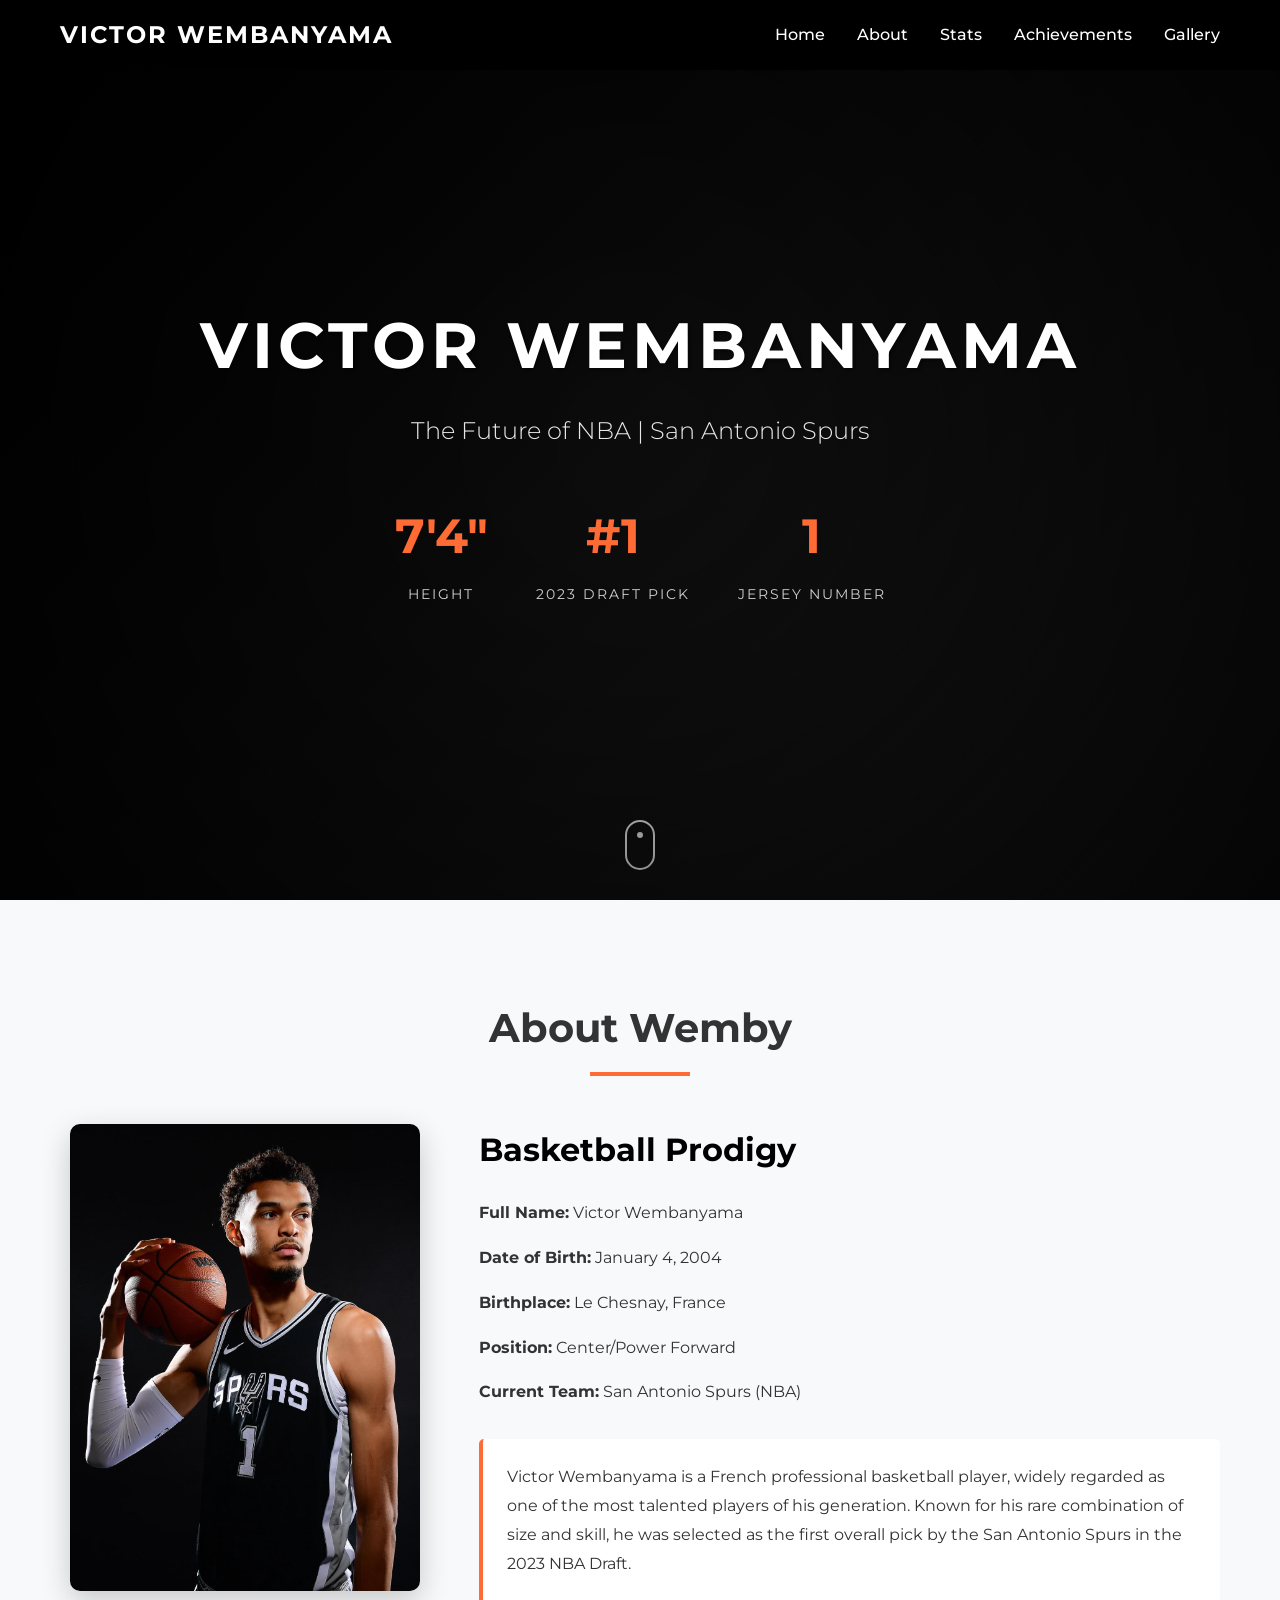
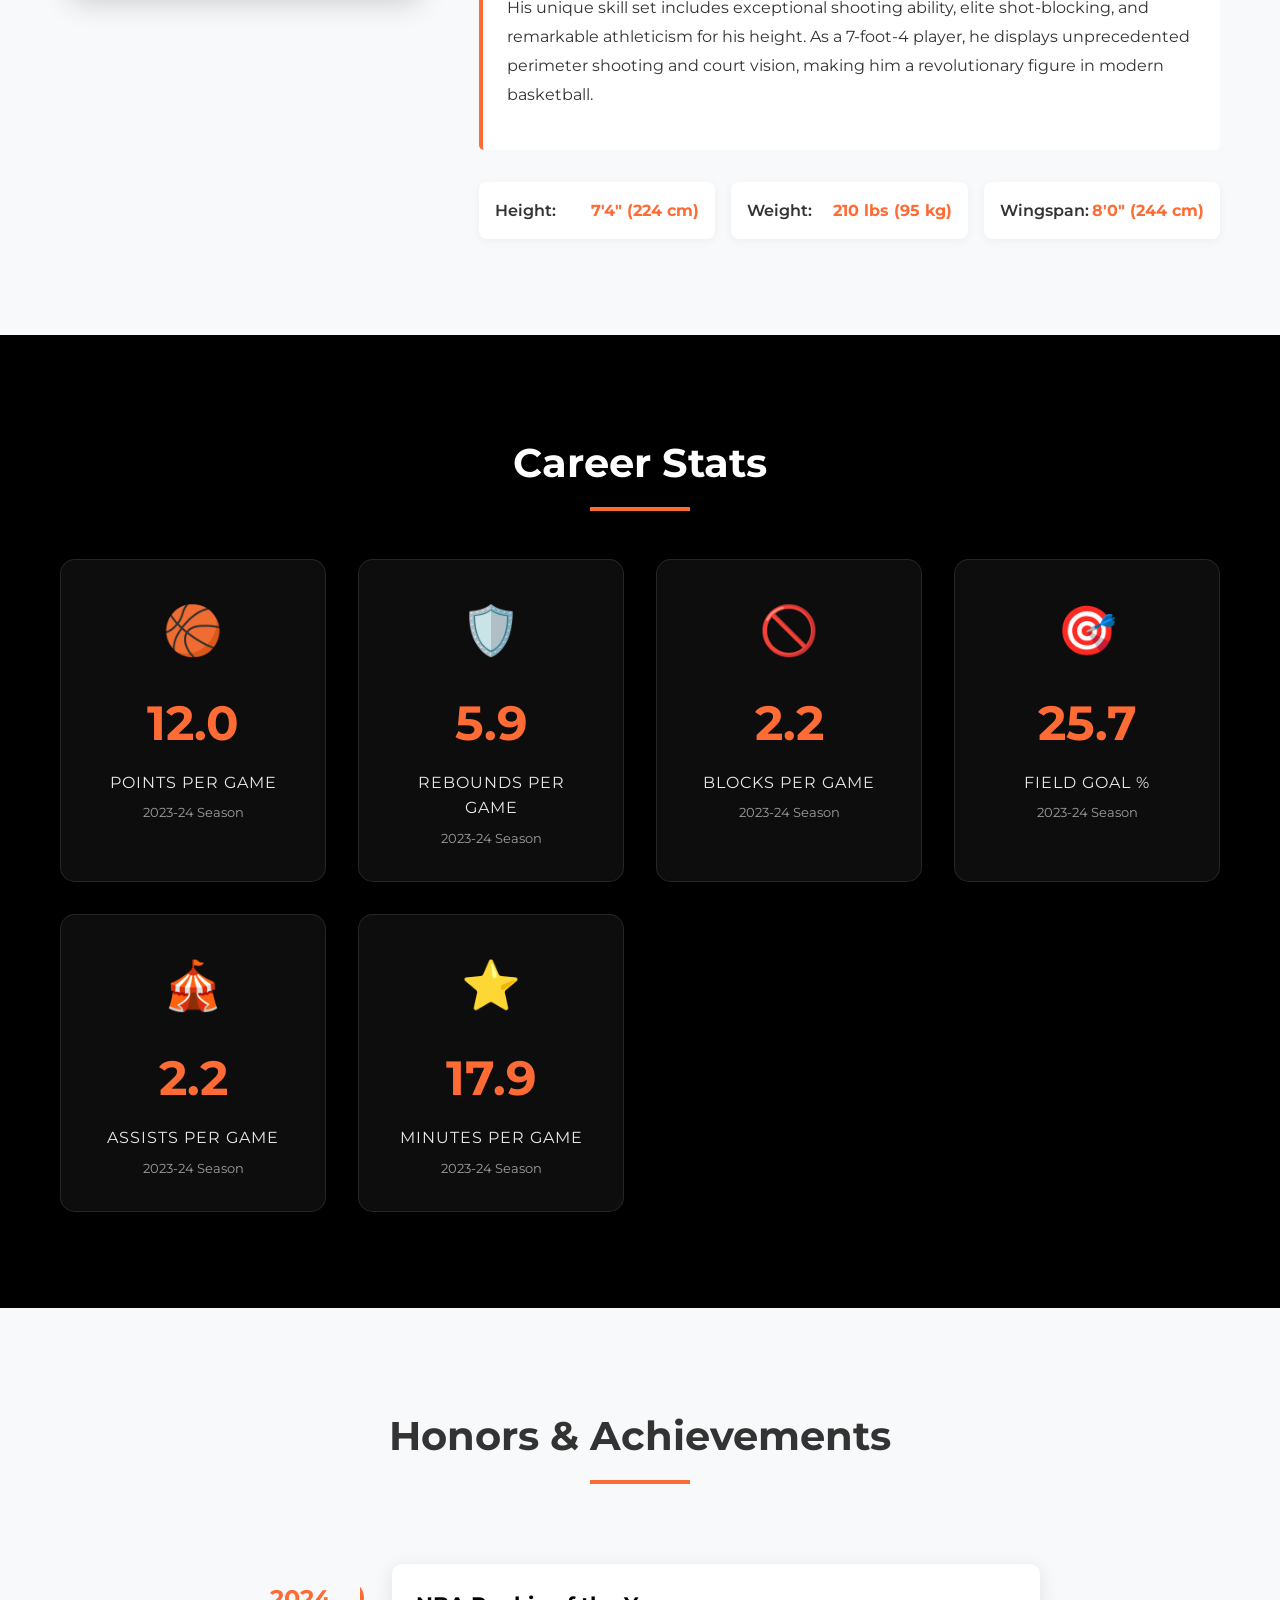
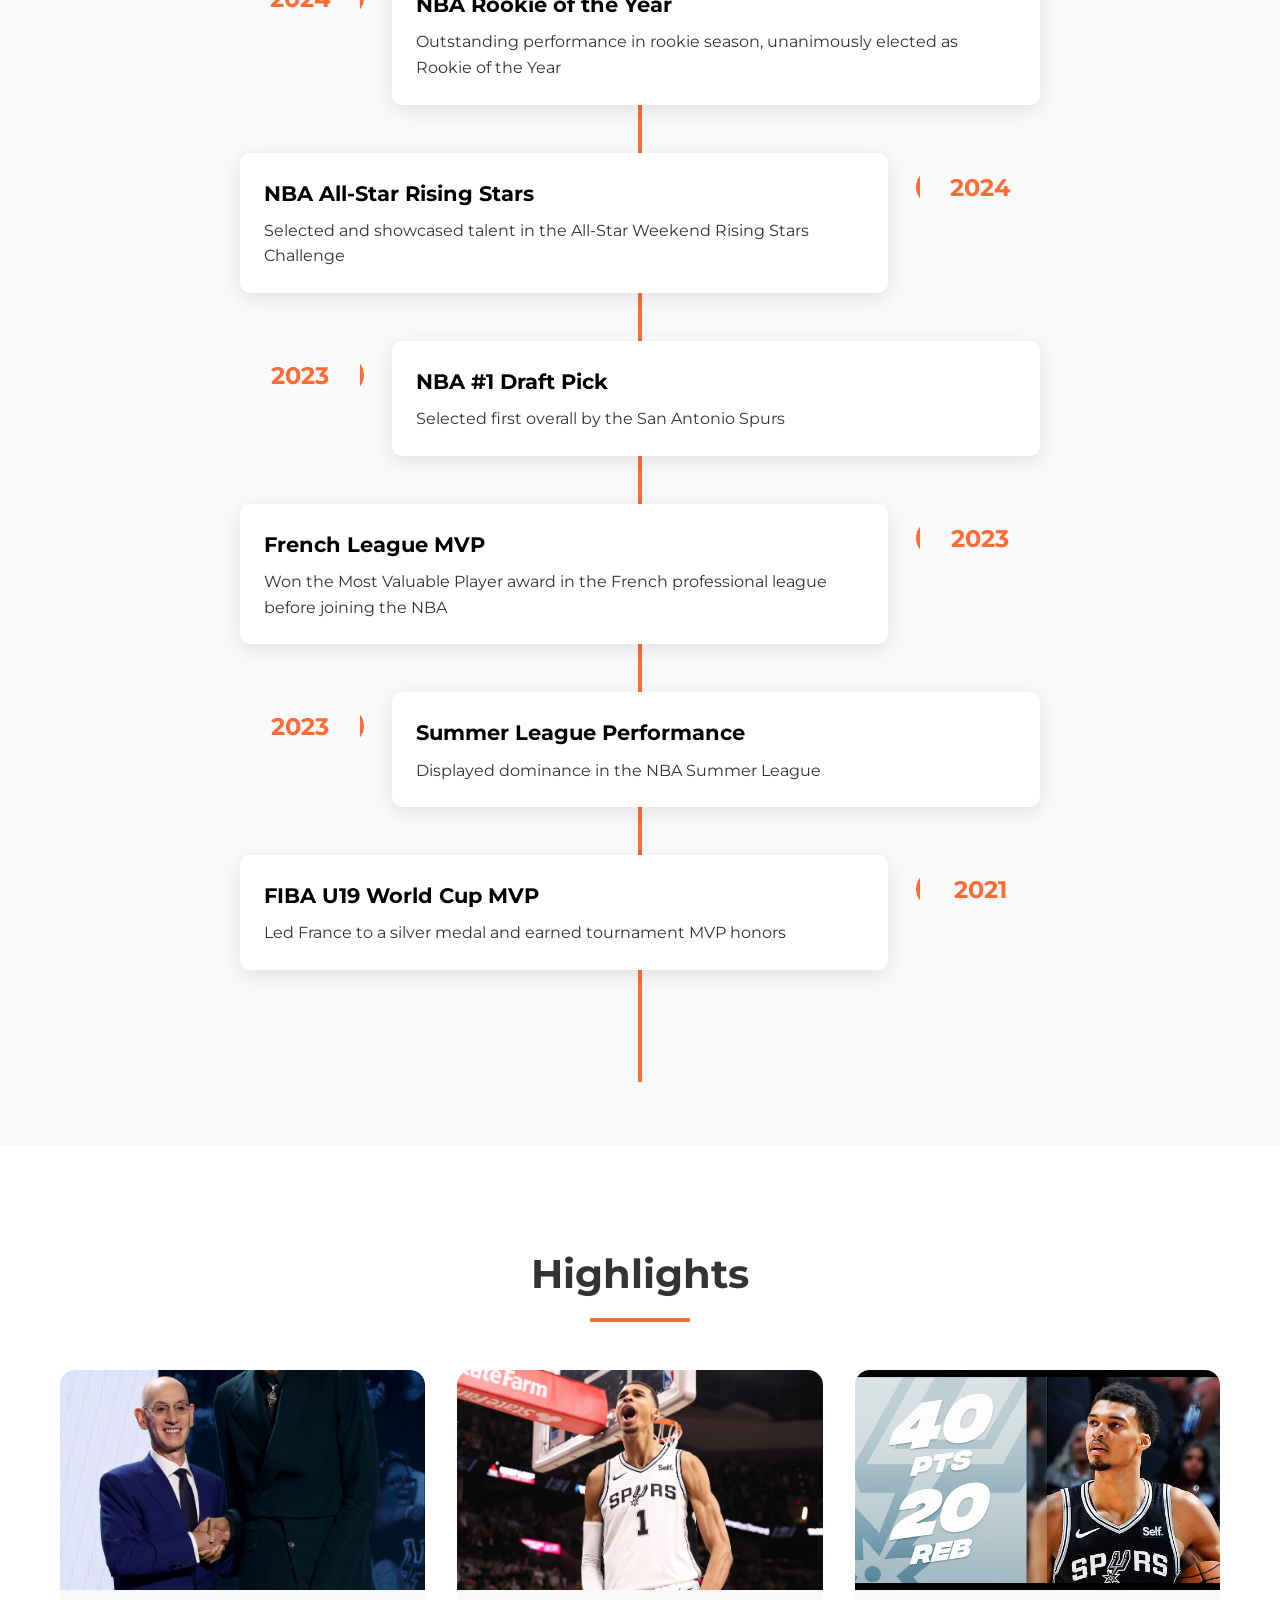
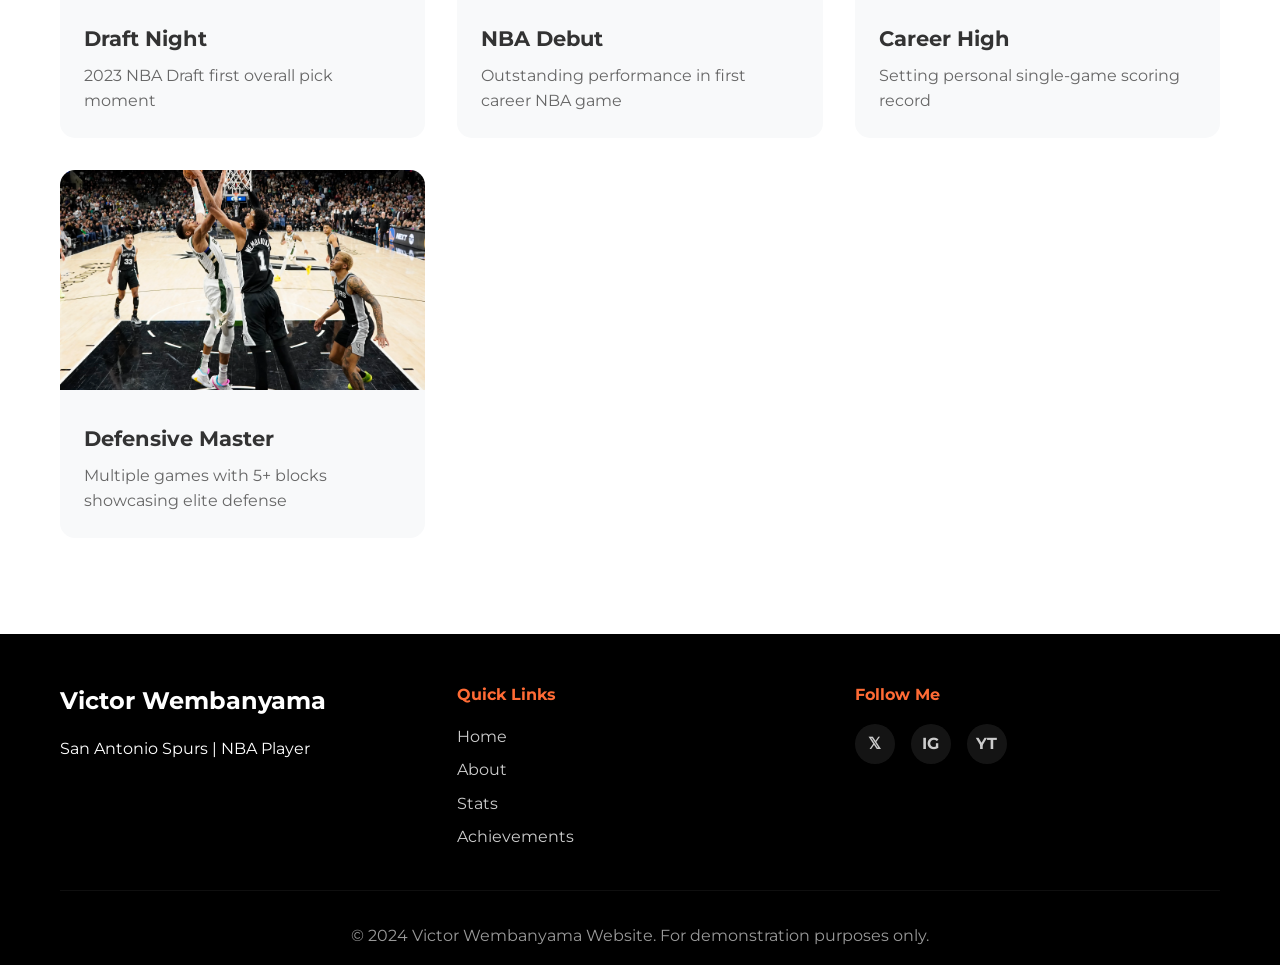
<file: index.html>
<!DOCTYPE html>
<html lang="en">
<head>
    <meta charset="UTF-8">
    <meta name="viewport" content="width=device-width, initial-scale=1.0">
    <title>Victor Wembanyama - Official Website</title>
    <link rel="stylesheet" href="styles.css">
    <link rel="preconnect" href="https://fonts.googleapis.com">
    <link rel="preconnect" href="https://fonts.gstatic.com" crossorigin>
    <link href="https://fonts.googleapis.com/css2?family=Montserrat:wght@300;400;600;700&display=swap" rel="stylesheet">
    <link rel="preload" as="image" href="images/wembanyama-defense.webp" type="image/webp">
</head>
<body>
    <!-- Navigation -->
    <nav class="navbar">
        <div class="container">
            <div class="nav-brand">VICTOR WEMBANYAMA</div>
            <ul class="nav-menu">
                <li><a href="#home">Home</a></li>
                <li><a href="#about">About</a></li>
                <li><a href="#stats">Stats</a></li>
                <li><a href="#achievements">Achievements</a></li>
                <li><a href="#gallery">Gallery</a></li>
            </ul>
            <div class="hamburger">
                <span></span>
                <span></span>
                <span></span>
            </div>
        </div>
    </nav>

    <!-- Hero Section -->
    <section id="home" class="hero">
        <video autoplay muted loop playsinline class="hero-video">
            <source src="471c6f418e4240553e34c6ff2f80c1d9.MP4" type="video/mp4">
        </video>
        <div class="hero-overlay"></div>
        <div class="hero-content">
            <h1 class="hero-title">VICTOR WEMBANYAMA</h1>
            <p class="hero-subtitle">The Future of NBA | San Antonio Spurs</p>
            <div class="hero-stats">
                <div class="stat-item">
                    <span class="stat-number">7'4"</span>
                    <span class="stat-label">Height</span>
                </div>
                <div class="stat-item">
                    <span class="stat-number">#1</span>
                    <span class="stat-label">2023 Draft Pick</span>
                </div>
                <div class="stat-item">
                    <span class="stat-number">1</span>
                    <span class="stat-label">Jersey Number</span>
                </div>
            </div>
        </div>
        <div class="scroll-indicator">
            <span></span>
        </div>
    </section>

    <!-- About Section -->
    <section id="about" class="about">
        <div class="container">
            <h2 class="section-title">About Wemby</h2>
            <div class="about-content">
                <div class="about-image">
                    <img src="images/wembanyama-profile.jpg" alt="Victor Wembanyama Profile Photo" class="profile-photo">
                </div>
                <div class="about-text">
                    <h3>Basketball Prodigy</h3>
                    <p><strong>Full Name:</strong> Victor Wembanyama</p>
                    <p><strong>Date of Birth:</strong> January 4, 2004</p>
                    <p><strong>Birthplace:</strong> Le Chesnay, France</p>
                    <p><strong>Position:</strong> Center/Power Forward</p>
                    <p><strong>Current Team:</strong> San Antonio Spurs (NBA)</p>

                    <div class="bio-description">
                        <p>Victor Wembanyama is a French professional basketball player, widely regarded as one of the most talented players of his generation. Known for his rare combination of size and skill, he was selected as the first overall pick by the San Antonio Spurs in the 2023 NBA Draft.</p>

                        <p>His unique skill set includes exceptional shooting ability, elite shot-blocking, and remarkable athleticism for his height. As a 7-foot-4 player, he displays unprecedented perimeter shooting and court vision, making him a revolutionary figure in modern basketball.</p>
                    </div>

                    <div class="physical-stats">
                        <div class="physical-item">
                            <span class="physical-label">Height:</span>
                            <span class="physical-value">7'4" (224 cm)</span>
                        </div>
                        <div class="physical-item">
                            <span class="physical-label">Weight:</span>
                            <span class="physical-value">210 lbs (95 kg)</span>
                        </div>
                        <div class="physical-item">
                            <span class="physical-label">Wingspan:</span>
                            <span class="physical-value">8'0" (244 cm)</span>
                        </div>
                    </div>
                </div>
            </div>
        </div>
    </section>

    <!-- Stats Section -->
    <section id="stats" class="stats">
        <div class="container">
            <h2 class="section-title">Career Stats</h2>
            <div class="stats-grid">
                <div class="stat-card">
                    <div class="stat-icon">🏀</div>
                    <div class="stat-value" data-target="21.4">0</div>
                    <div class="stat-label">Points Per Game</div>
                    <div class="stat-note">2023-24 Season</div>
                </div>
                <div class="stat-card">
                    <div class="stat-icon">🛡️</div>
                    <div class="stat-value" data-target="10.6">0</div>
                    <div class="stat-label">Rebounds Per Game</div>
                    <div class="stat-note">2023-24 Season</div>
                </div>
                <div class="stat-card">
                    <div class="stat-icon">🚫</div>
                    <div class="stat-value" data-target="3.9">0</div>
                    <div class="stat-label">Blocks Per Game</div>
                    <div class="stat-note">2023-24 Season</div>
                </div>
                <div class="stat-card">
                    <div class="stat-icon">🎯</div>
                    <div class="stat-value" data-target="46.5">0</div>
                    <div class="stat-label">Field Goal %</div>
                    <div class="stat-note">2023-24 Season</div>
                </div>
                <div class="stat-card">
                    <div class="stat-icon">🎪</div>
                    <div class="stat-value" data-target="3.9">0</div>
                    <div class="stat-label">Assists Per Game</div>
                    <div class="stat-note">2023-24 Season</div>
                </div>
                <div class="stat-card">
                    <div class="stat-icon">⭐</div>
                    <div class="stat-value" data-target="32.5">0</div>
                    <div class="stat-label">Minutes Per Game</div>
                    <div class="stat-note">2023-24 Season</div>
                </div>
            </div>
        </div>
    </section>

    <!-- Achievements Section -->
    <section id="achievements" class="achievements">
        <div class="container">
            <h2 class="section-title">Honors & Achievements</h2>
            <div class="timeline">
                <div class="timeline-item">
                    <div class="timeline-year">2024</div>
                    <div class="timeline-content">
                        <h3>NBA Rookie of the Year</h3>
                        <p>Outstanding performance in rookie season, unanimously elected as Rookie of the Year</p>
                    </div>
                </div>
                <div class="timeline-item">
                    <div class="timeline-year">2024</div>
                    <div class="timeline-content">
                        <h3>NBA All-Star Rising Stars</h3>
                        <p>Selected and showcased talent in the All-Star Weekend Rising Stars Challenge</p>
                    </div>
                </div>
                <div class="timeline-item">
                    <div class="timeline-year">2023</div>
                    <div class="timeline-content">
                        <h3>NBA #1 Draft Pick</h3>
                        <p>Selected first overall by the San Antonio Spurs</p>
                    </div>
                </div>
                <div class="timeline-item">
                    <div class="timeline-year">2023</div>
                    <div class="timeline-content">
                        <h3>French League MVP</h3>
                        <p>Won the Most Valuable Player award in the French professional league before joining the NBA</p>
                    </div>
                </div>
                <div class="timeline-item">
                    <div class="timeline-year">2023</div>
                    <div class="timeline-content">
                        <h3>Summer League Performance</h3>
                        <p>Displayed dominance in the NBA Summer League</p>
                    </div>
                </div>
                <div class="timeline-item">
                    <div class="timeline-year">2021</div>
                    <div class="timeline-content">
                        <h3>FIBA U19 World Cup MVP</h3>
                        <p>Led France to a silver medal and earned tournament MVP honors</p>
                    </div>
                </div>
            </div>
        </div>
    </section>

    <!-- Gallery Section -->
    <section id="gallery" class="gallery">
        <div class="container">
            <h2 class="section-title">Highlights</h2>
            <div class="highlights-grid">
                <a href="draft-night.html" class="highlight-link">
                    <div class="highlight-card">
                        <img src="images/wembanyama-draft.jpg" alt="Victor Wembanyama Draft Night" class="highlight-image">
                        <h3>Draft Night</h3>
                        <p>2023 NBA Draft first overall pick moment</p>
                    </div>
                </a>
                <a href="nba-debut.html" class="highlight-link">
                    <div class="highlight-card">
                        <img src="images/wembanyama-debut.webp" alt="Victor Wembanyama NBA Debut" class="highlight-image">
                        <h3>NBA Debut</h3>
                        <p>Outstanding performance in first career NBA game</p>
                    </div>
                </a>
                <a href="career-high.html" class="highlight-link">
                    <div class="highlight-card">
                        <img src="images/wembanyama-career-high-card.jpg" alt="Victor Wembanyama Career High" class="highlight-image">
                        <h3>Career High</h3>
                        <p>Setting personal single-game scoring record</p>
                    </div>
                </a>
                <a href="defensive-master.html" class="highlight-link">
                    <div class="highlight-card">
                        <img src="images/wembanyama-defense.webp" alt="Victor Wembanyama Defensive Master" class="highlight-image" loading="eager" fetchpriority="high" decoding="async">
                        <h3>Defensive Master</h3>
                        <p>Multiple games with 5+ blocks showcasing elite defense</p>
                    </div>
                </a>
            </div>
        </div>
    </section>

    <!-- Footer -->
    <footer class="footer">
        <div class="container">
            <div class="footer-content">
                <div class="footer-section">
                    <h3>Victor Wembanyama</h3>
                    <p>San Antonio Spurs | NBA Player</p>
                </div>
                <div class="footer-section">
                    <h4>Quick Links</h4>
                    <ul>
                        <li><a href="#home">Home</a></li>
                        <li><a href="#about">About</a></li>
                        <li><a href="#stats">Stats</a></li>
                        <li><a href="#achievements">Achievements</a></li>
                    </ul>
                </div>
                <div class="footer-section">
                    <h4>Follow Me</h4>
                    <div class="social-links">
                        <a href="#" class="social-link" aria-label="Twitter">𝕏</a>
                        <a href="#" class="social-link" aria-label="Instagram">IG</a>
                        <a href="#" class="social-link" aria-label="YouTube">YT</a>
                    </div>
                </div>
            </div>
            <div class="footer-bottom">
                <p>&copy; 2024 Victor Wembanyama Website. For demonstration purposes only.</p>
            </div>
        </div>
    </footer>

    <script src="script.js"></script>
</body>
</html>
</file>
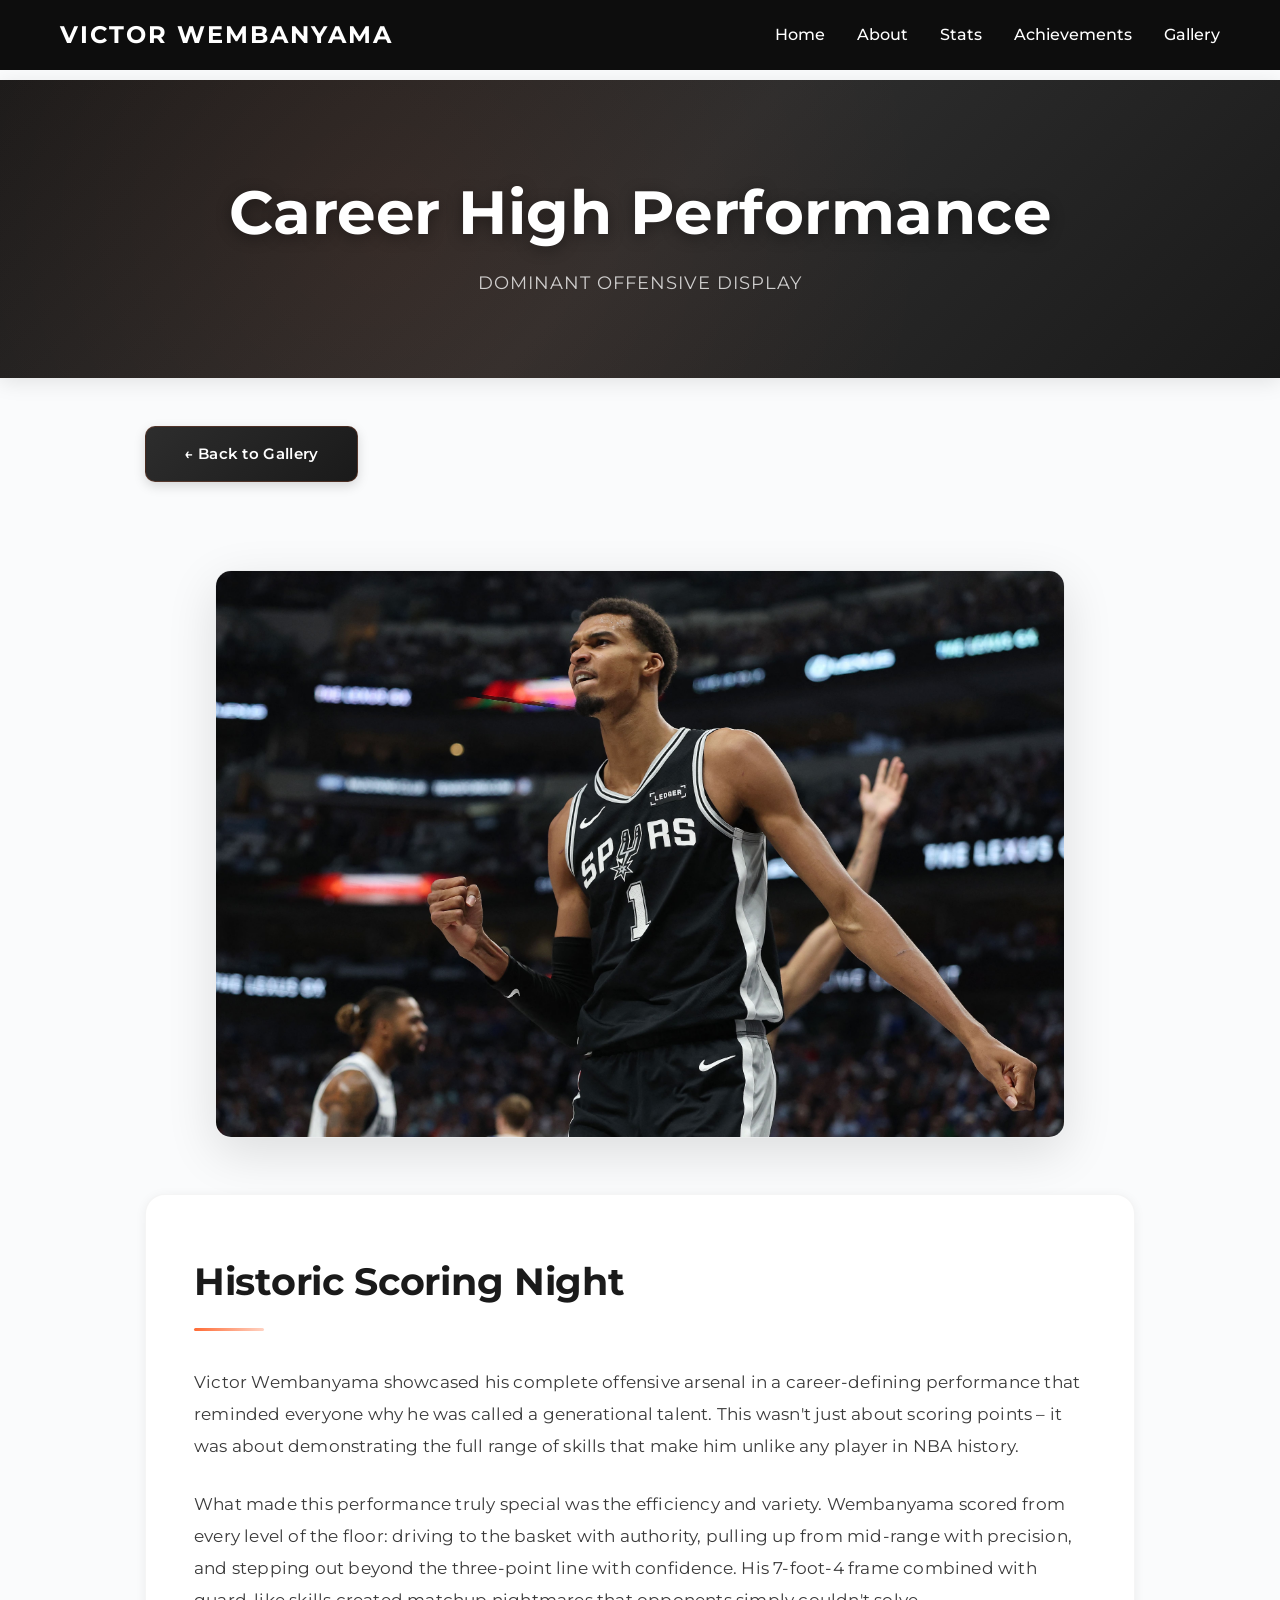
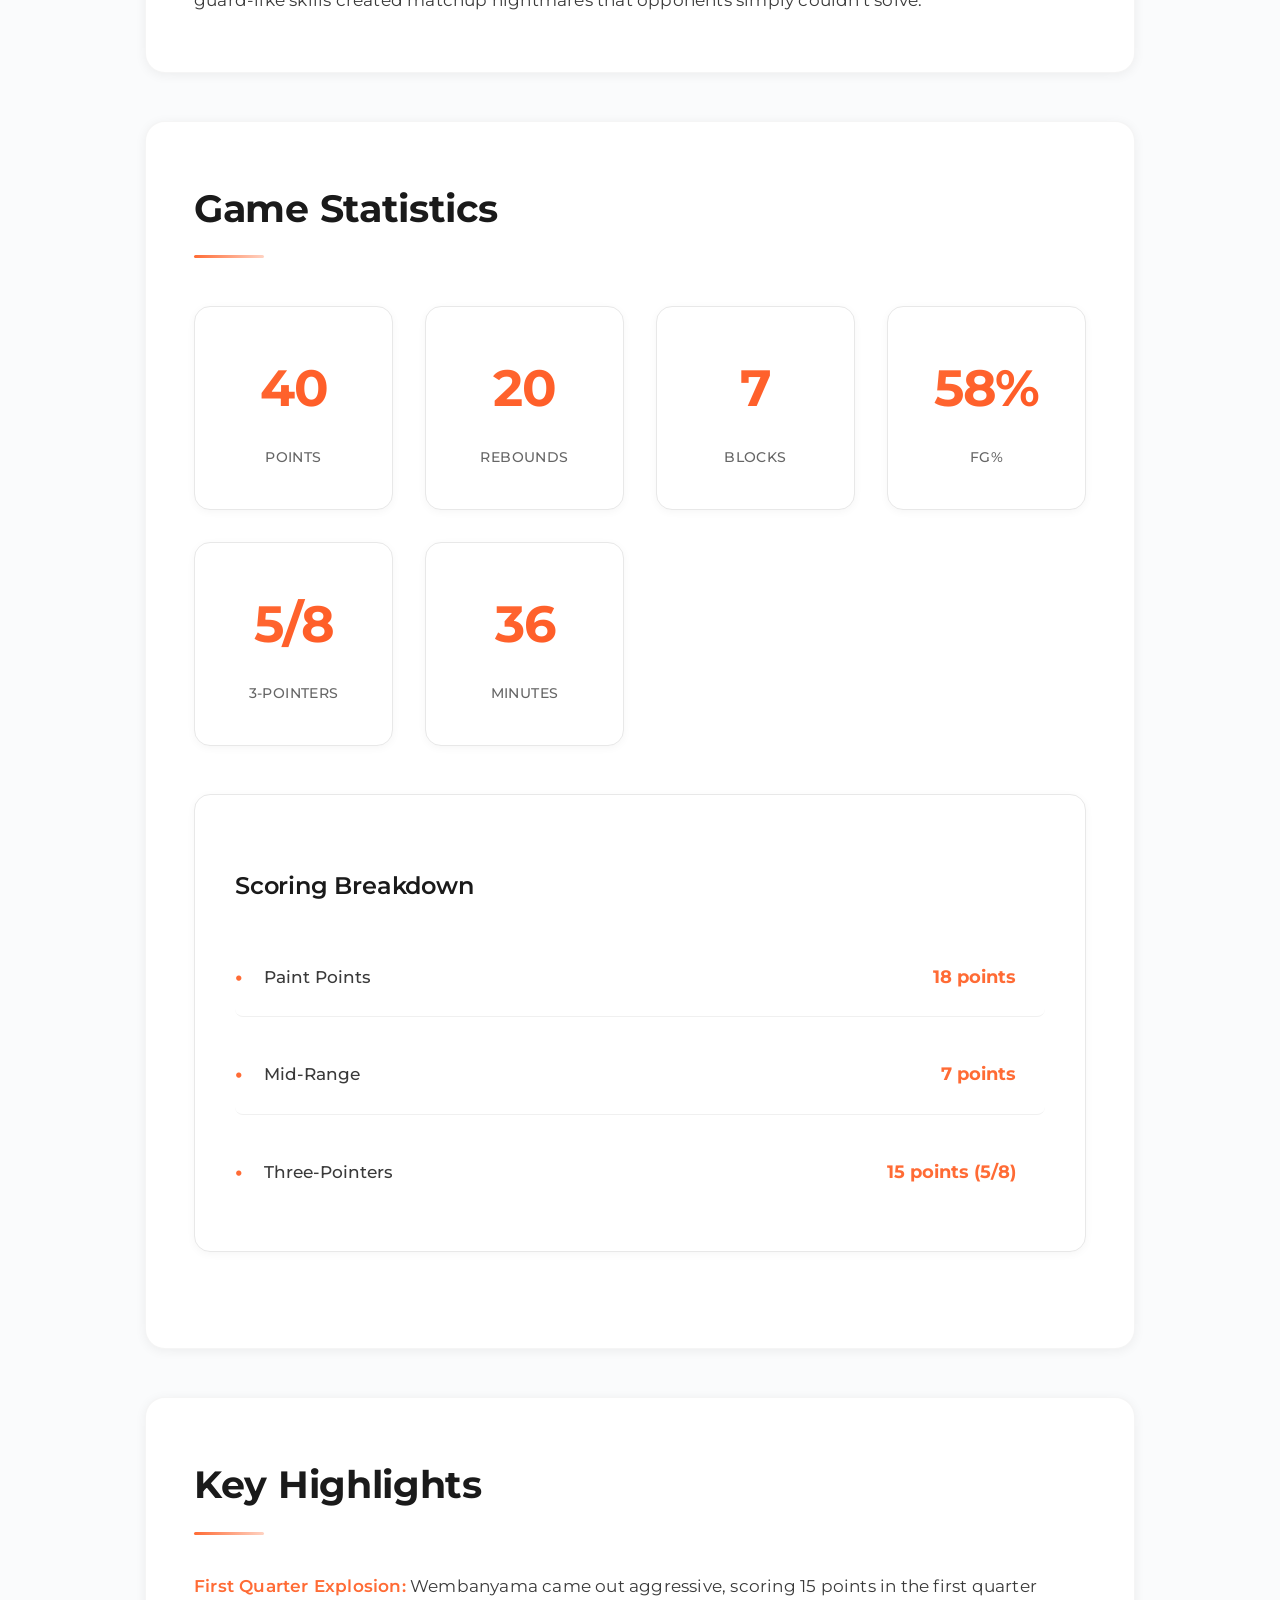
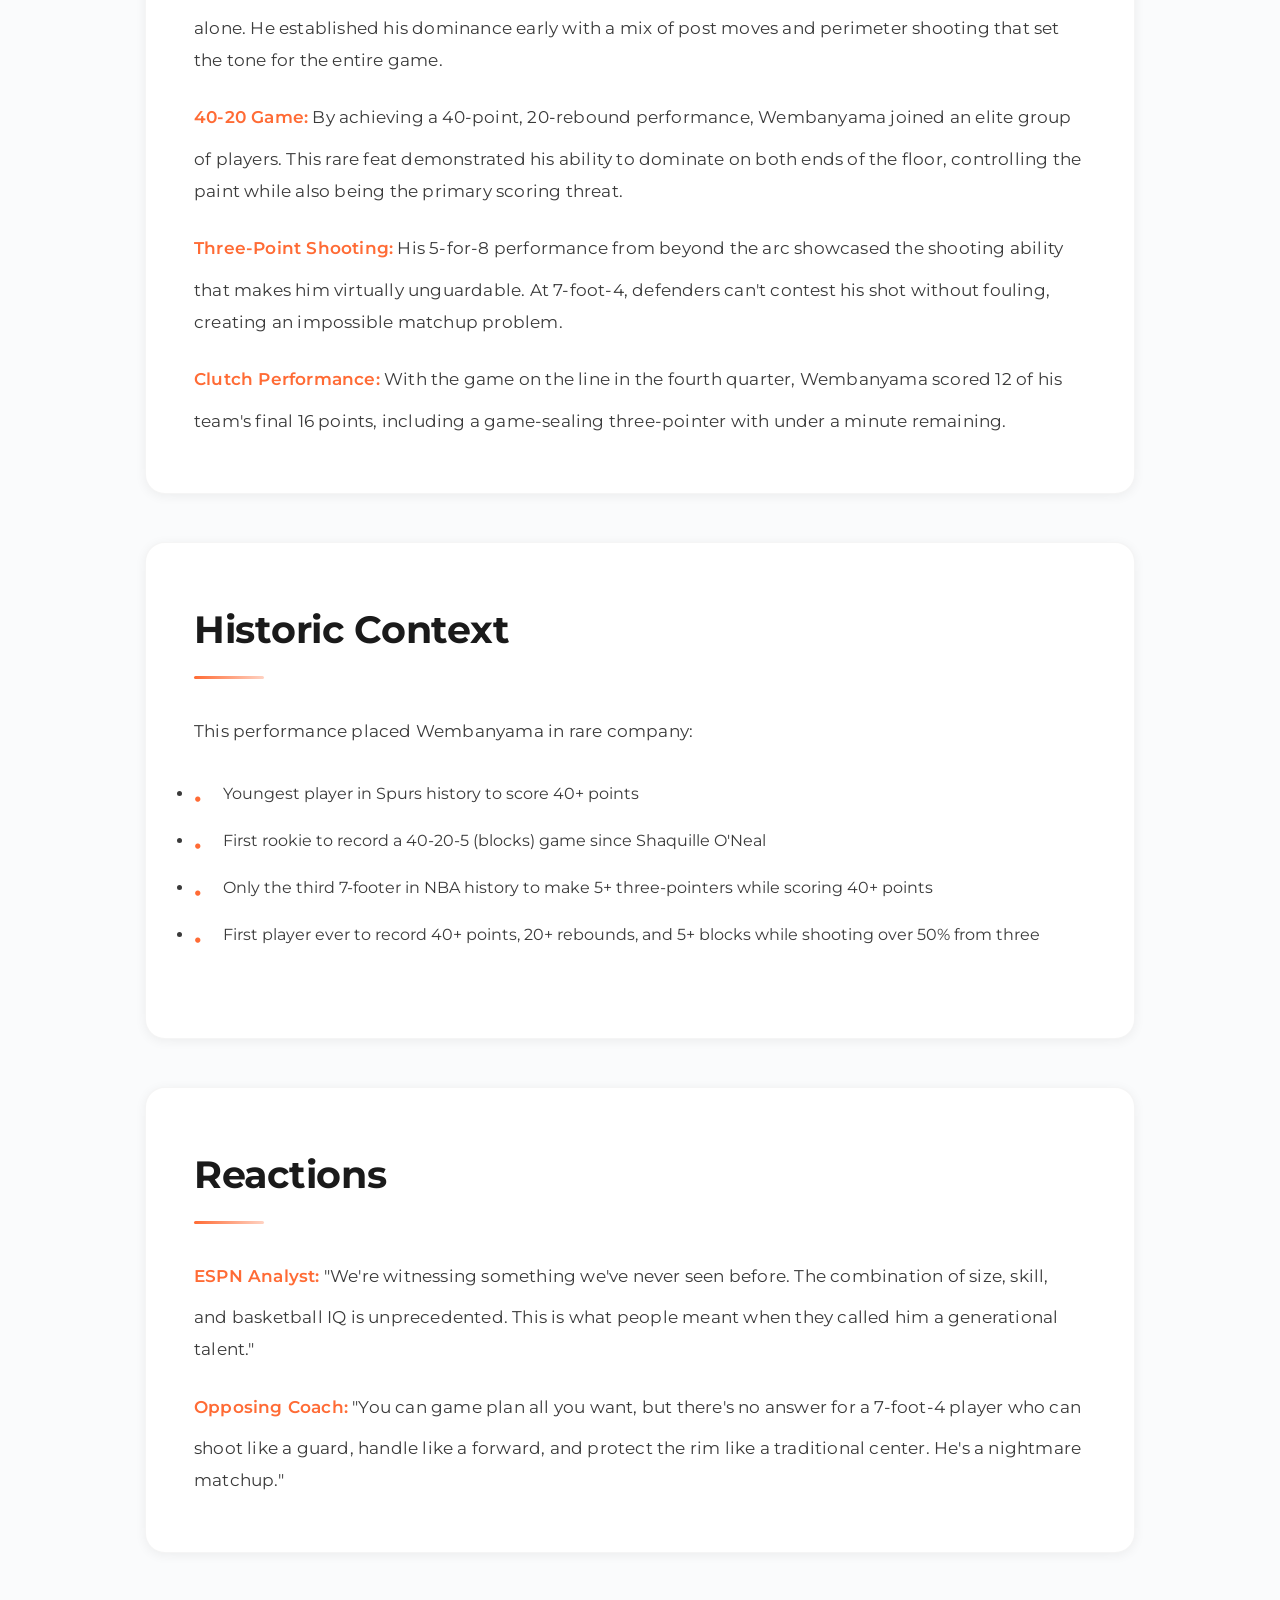
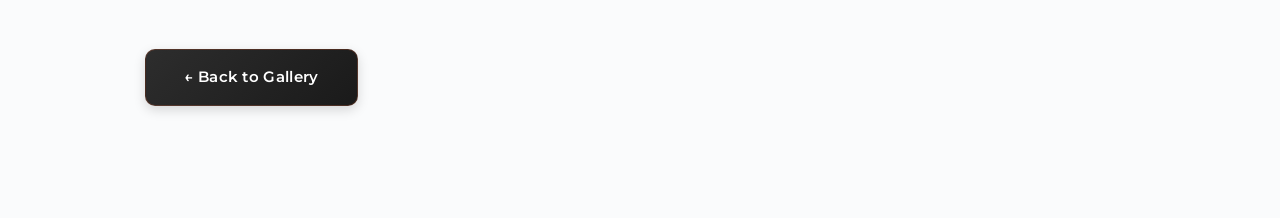
<file: career-high.html>
<!DOCTYPE html>
<html lang="en">
<head>
    <meta charset="UTF-8">
    <meta name="viewport" content="width=device-width, initial-scale=1.0">
    <title>Career High Performance - Victor Wembanyama</title>
    <link rel="stylesheet" href="styles.css">
    <link rel="preconnect" href="https://fonts.googleapis.com">
    <link rel="preconnect" href="https://fonts.gstatic.com" crossorigin>
    <link href="https://fonts.googleapis.com/css2?family=Montserrat:wght@300;400;600;700&display=swap" rel="stylesheet">
    <link rel="stylesheet" href="detail-styles.css">
</head>
<body>
    <!-- Navigation -->
    <nav class="navbar">
        <div class="container">
            <div class="nav-brand">VICTOR WEMBANYAMA</div>
            <ul class="nav-menu">
                <li><a href="index.html#home">Home</a></li>
                <li><a href="index.html#about">About</a></li>
                <li><a href="index.html#stats">Stats</a></li>
                <li><a href="index.html#achievements">Achievements</a></li>
                <li><a href="index.html#gallery">Gallery</a></li>
            </ul>
            <div class="hamburger">
                <span></span>
                <span></span>
                <span></span>
            </div>
        </div>
    </nav>

    <div class="detail-page">
        <div class="detail-hero">
            <div class="container">
                <h1>Career High Performance</h1>
                <p class="date">Dominant Offensive Display</p>
            </div>
        </div>

        <div class="detail-content">
            <a href="index.html#gallery" class="back-button">← Back to Gallery</a>

            <img src="images/wembanyama-career-high-detail.avif" alt="Victor Wembanyama Career High" class="detail-image">

            <div class="detail-section">
                <h2>Historic Scoring Night</h2>
                <p>Victor Wembanyama showcased his complete offensive arsenal in a career-defining performance that reminded everyone why he was called a generational talent. This wasn't just about scoring points – it was about demonstrating the full range of skills that make him unlike any player in NBA history.</p>

                <p>What made this performance truly special was the efficiency and variety. Wembanyama scored from every level of the floor: driving to the basket with authority, pulling up from mid-range with precision, and stepping out beyond the three-point line with confidence. His 7-foot-4 frame combined with guard-like skills created matchup nightmares that opponents simply couldn't solve.</p>
            </div>

            <div class="detail-section">
                <h2>Game Statistics</h2>
                <div class="stats-grid-small">
                    <div class="stat-box">
                        <span class="number">40</span>
                        <span class="label">Points</span>
                    </div>
                    <div class="stat-box">
                        <span class="number">20</span>
                        <span class="label">Rebounds</span>
                    </div>
                    <div class="stat-box">
                        <span class="number">7</span>
                        <span class="label">Blocks</span>
                    </div>
                    <div class="stat-box">
                        <span class="number">58%</span>
                        <span class="label">FG%</span>
                    </div>
                    <div class="stat-box">
                        <span class="number">5/8</span>
                        <span class="label">3-Pointers</span>
                    </div>
                    <div class="stat-box">
                        <span class="number">36</span>
                        <span class="label">Minutes</span>
                    </div>
                </div>

                <div class="scoring-breakdown">
                    <h3>Scoring Breakdown</h3>
                    <ul>
                        <li>
                            <span>Paint Points</span>
                            <strong>18 points</strong>
                        </li>
                        <li>
                            <span>Mid-Range</span>
                            <strong>7 points</strong>
                        </li>
                        <li>
                            <span>Three-Pointers</span>
                            <strong>15 points (5/8)</strong>
                        </li>
                    </ul>
                </div>
            </div>

            <div class="detail-section">
                <h2>Key Highlights</h2>
                <p><strong>First Quarter Explosion:</strong> Wembanyama came out aggressive, scoring 15 points in the first quarter alone. He established his dominance early with a mix of post moves and perimeter shooting that set the tone for the entire game.</p>

                <p><strong>40-20 Game:</strong> By achieving a 40-point, 20-rebound performance, Wembanyama joined an elite group of players. This rare feat demonstrated his ability to dominate on both ends of the floor, controlling the paint while also being the primary scoring threat.</p>

                <p><strong>Three-Point Shooting:</strong> His 5-for-8 performance from beyond the arc showcased the shooting ability that makes him virtually unguardable. At 7-foot-4, defenders can't contest his shot without fouling, creating an impossible matchup problem.</p>

                <p><strong>Clutch Performance:</strong> With the game on the line in the fourth quarter, Wembanyama scored 12 of his team's final 16 points, including a game-sealing three-pointer with under a minute remaining.</p>
            </div>

            <div class="detail-section">
                <h2>Historic Context</h2>
                <p>This performance placed Wembanyama in rare company:</p>
                <ul>
                    <li>Youngest player in Spurs history to score 40+ points</li>
                    <li>First rookie to record a 40-20-5 (blocks) game since Shaquille O'Neal</li>
                    <li>Only the third 7-footer in NBA history to make 5+ three-pointers while scoring 40+ points</li>
                    <li>First player ever to record 40+ points, 20+ rebounds, and 5+ blocks while shooting over 50% from three</li>
                </ul>
            </div>

            <div class="detail-section">
                <h2>Reactions</h2>
                <p><strong>ESPN Analyst:</strong> "We're witnessing something we've never seen before. The combination of size, skill, and basketball IQ is unprecedented. This is what people meant when they called him a generational talent."</p>

                <p><strong>Opposing Coach:</strong> "You can game plan all you want, but there's no answer for a 7-foot-4 player who can shoot like a guard, handle like a forward, and protect the rim like a traditional center. He's a nightmare matchup."</p>
            </div>

            <a href="index.html#gallery" class="back-button">← Back to Gallery</a>
        </div>
    </div>

    <script src="script.js"></script>
</body>
</html>
</file>
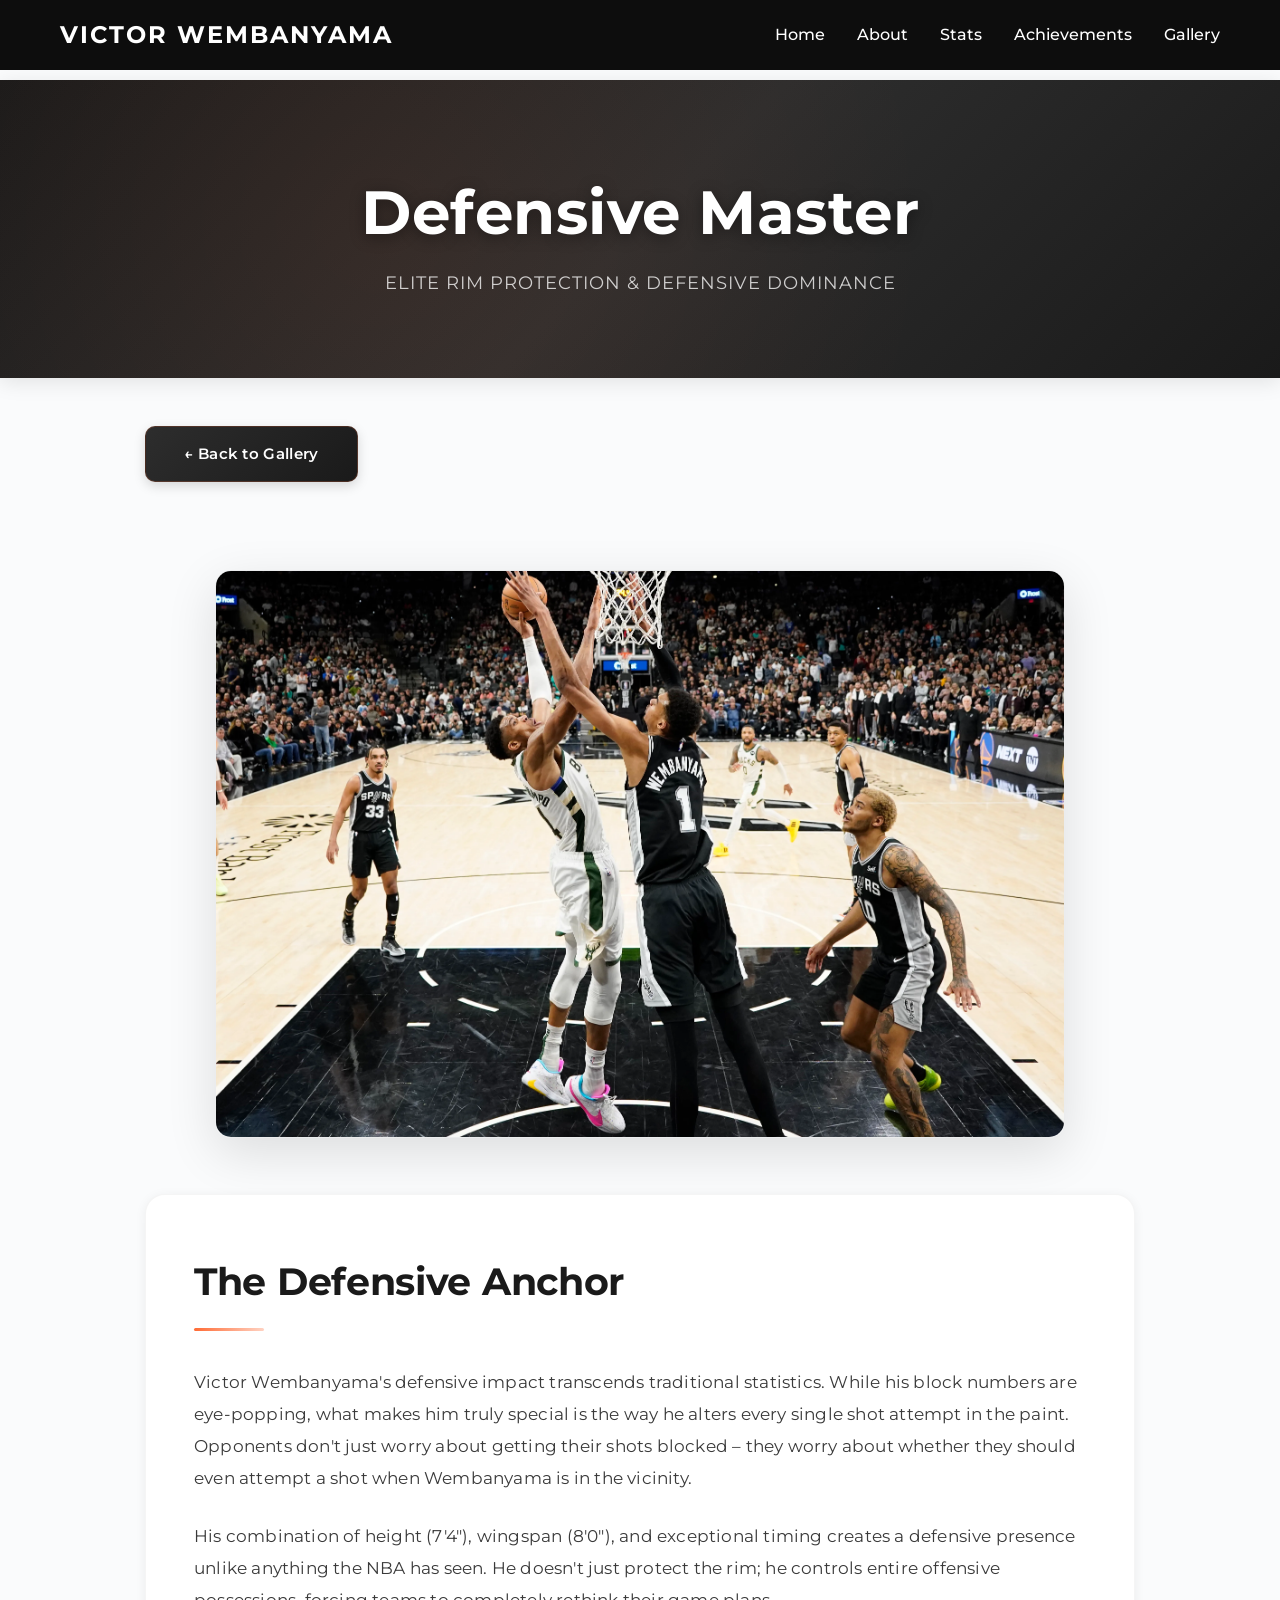
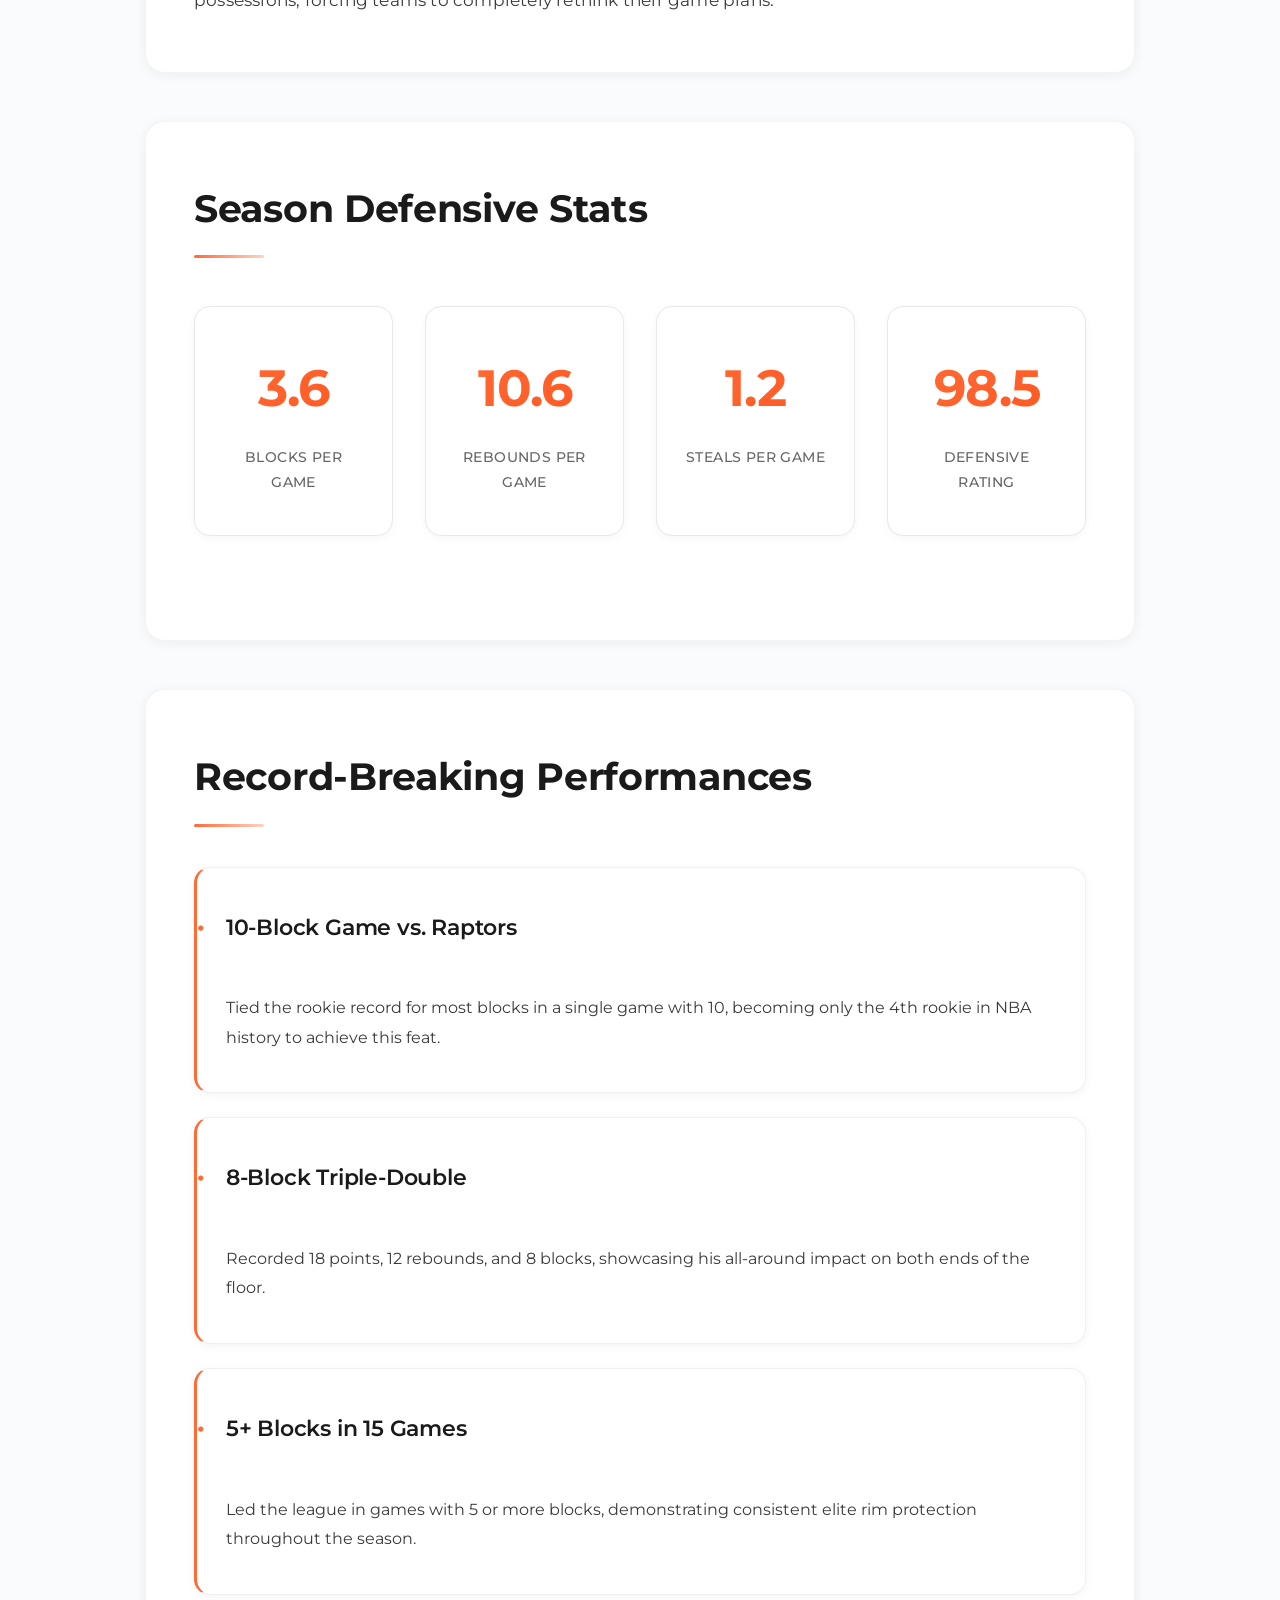
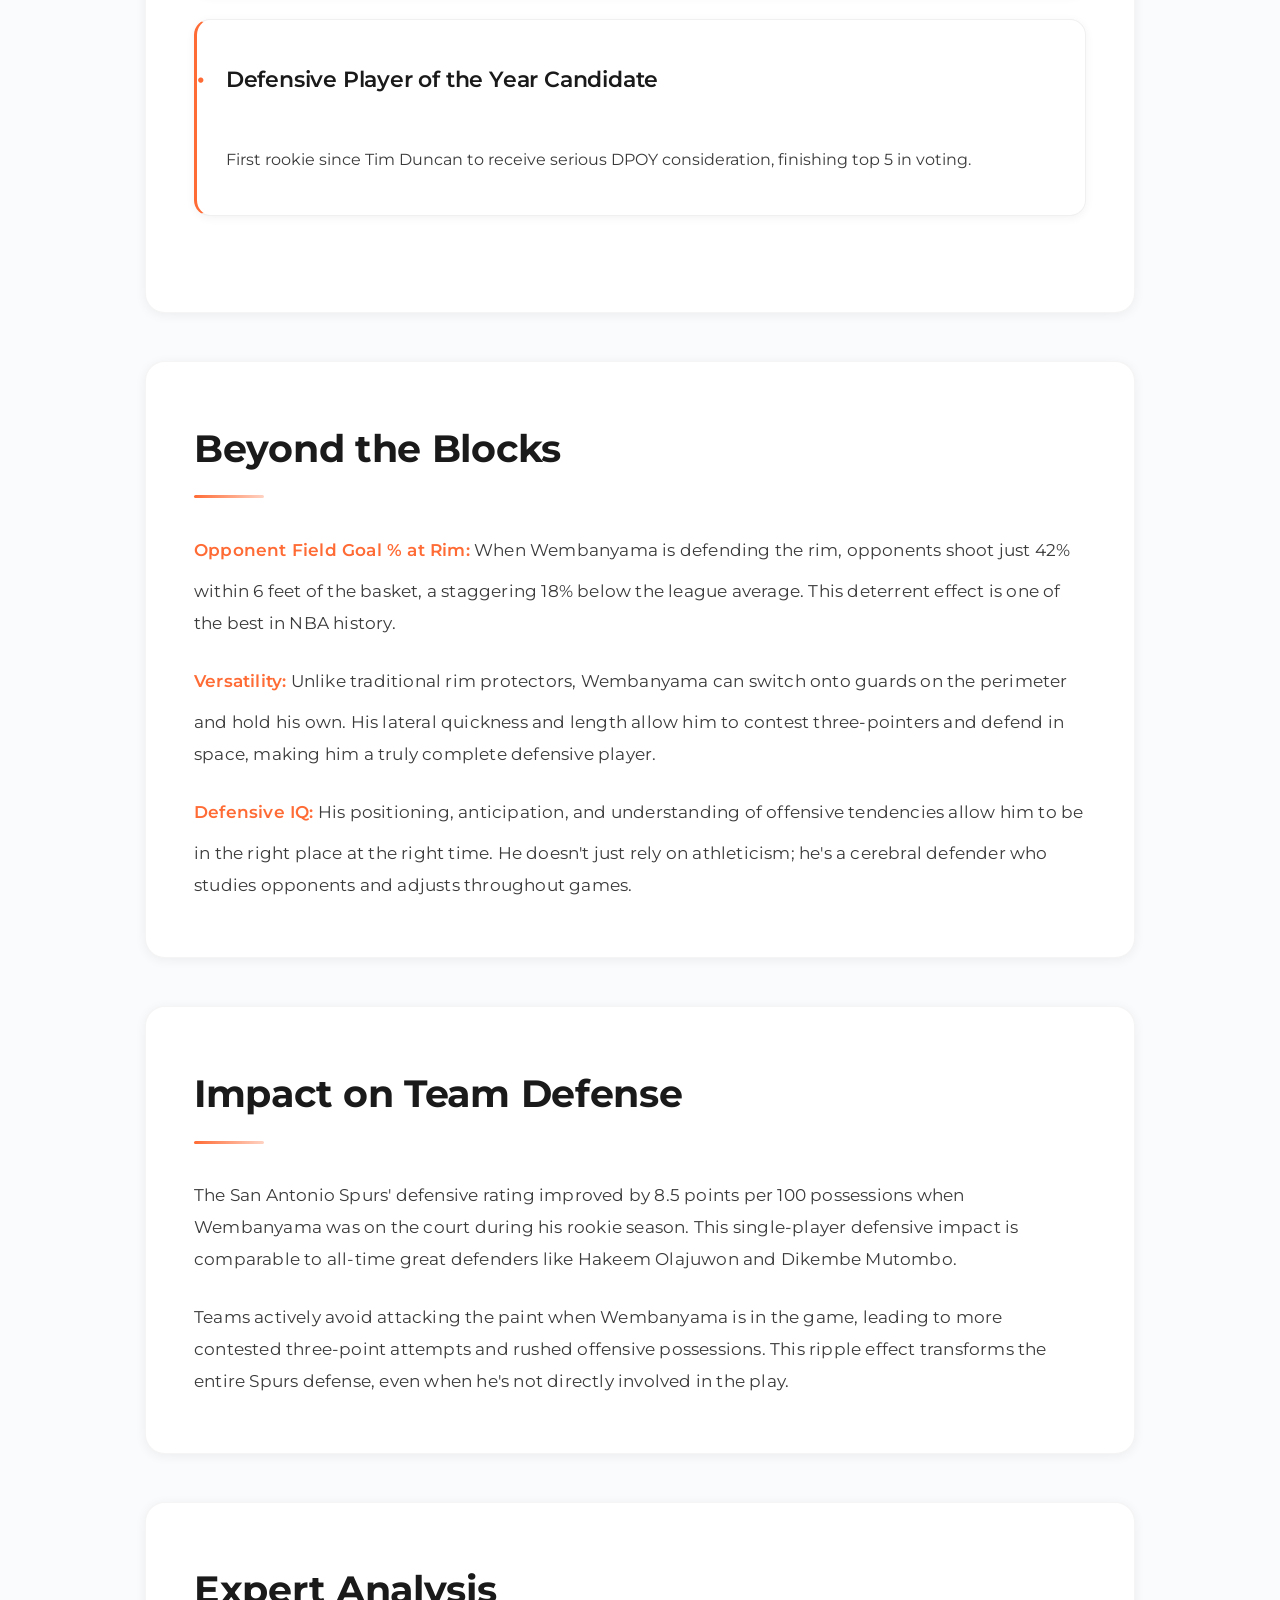
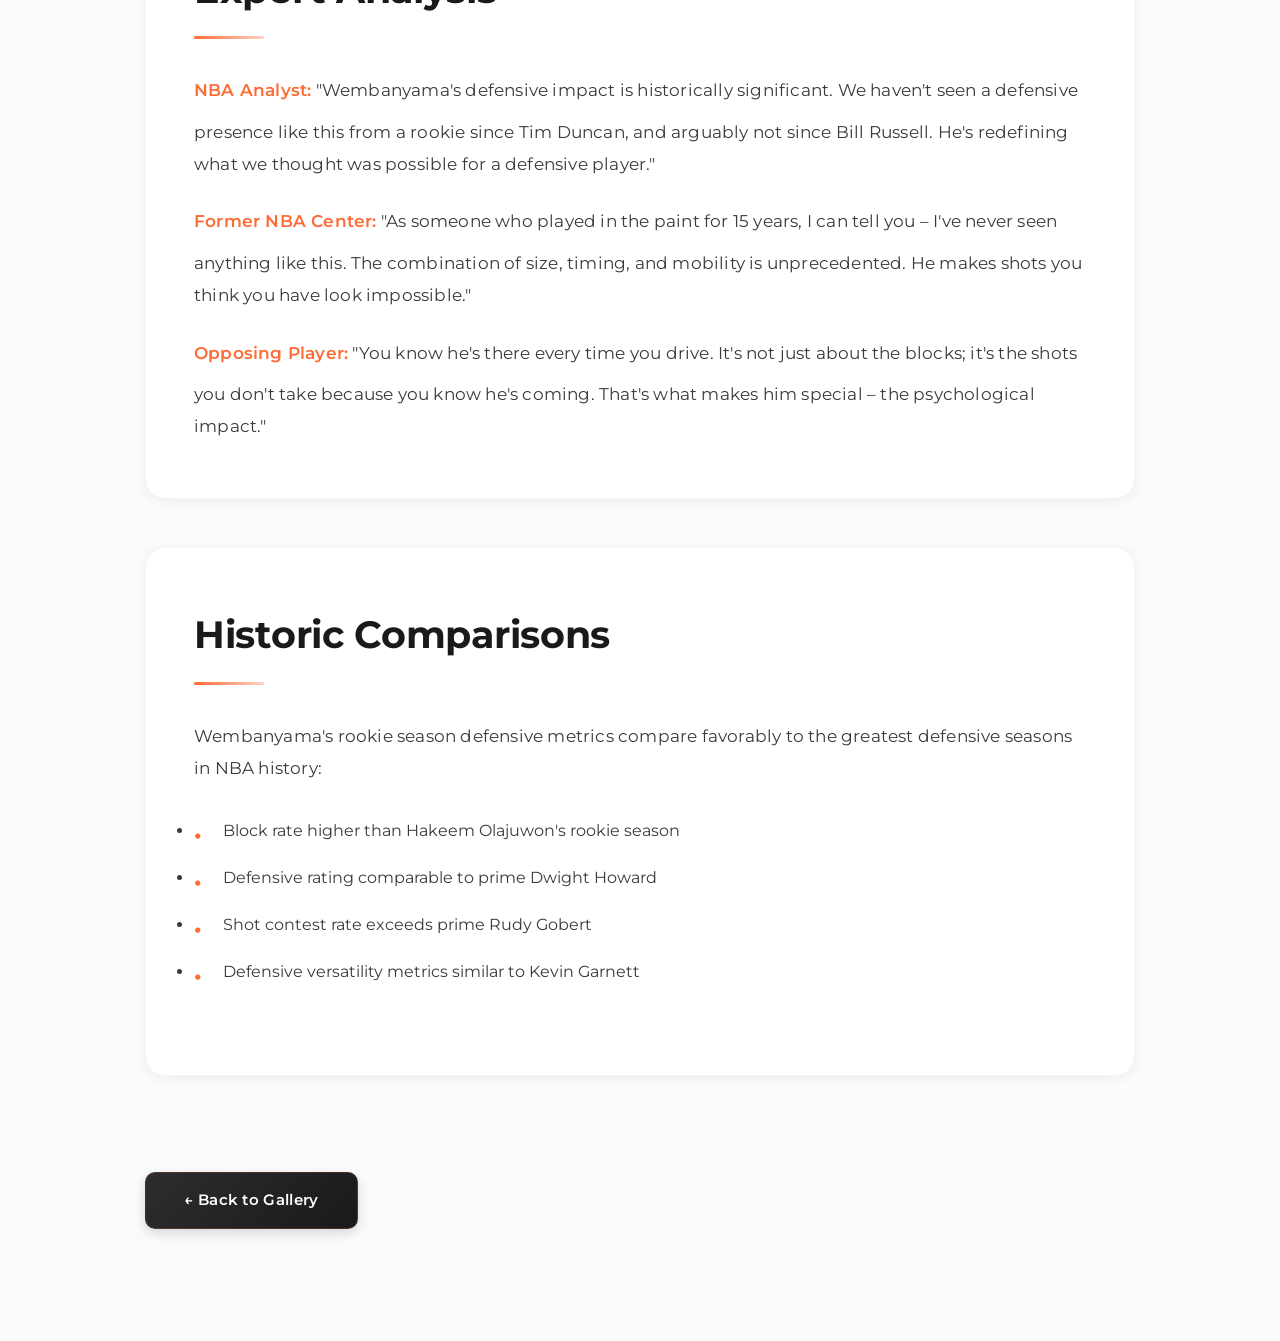
<file: defensive-master.html>
<!DOCTYPE html>
<html lang="en">
<head>
    <meta charset="UTF-8">
    <meta name="viewport" content="width=device-width, initial-scale=1.0">
    <title>Defensive Master - Victor Wembanyama</title>
    <link rel="stylesheet" href="styles.css">
    <link rel="preconnect" href="https://fonts.googleapis.com">
    <link rel="preconnect" href="https://fonts.gstatic.com" crossorigin>
    <link href="https://fonts.googleapis.com/css2?family=Montserrat:wght@300;400;600;700&display=swap" rel="stylesheet">
    <link rel="stylesheet" href="detail-styles.css">
</head>
<body>
    <!-- Navigation -->
    <nav class="navbar">
        <div class="container">
            <div class="nav-brand">VICTOR WEMBANYAMA</div>
            <ul class="nav-menu">
                <li><a href="index.html#home">Home</a></li>
                <li><a href="index.html#about">About</a></li>
                <li><a href="index.html#stats">Stats</a></li>
                <li><a href="index.html#achievements">Achievements</a></li>
                <li><a href="index.html#gallery">Gallery</a></li>
            </ul>
            <div class="hamburger">
                <span></span>
                <span></span>
                <span></span>
            </div>
        </div>
    </nav>

    <div class="detail-page">
        <div class="detail-hero">
            <div class="container">
                <h1>Defensive Master</h1>
                <p class="date">Elite Rim Protection & Defensive Dominance</p>
            </div>
        </div>

        <div class="detail-content">
            <a href="index.html#gallery" class="back-button">← Back to Gallery</a>

            <img src="images/wembanyama-defense.webp" alt="Victor Wembanyama Defensive Master" class="detail-image">

            <div class="detail-section">
                <h2>The Defensive Anchor</h2>
                <p>Victor Wembanyama's defensive impact transcends traditional statistics. While his block numbers are eye-popping, what makes him truly special is the way he alters every single shot attempt in the paint. Opponents don't just worry about getting their shots blocked – they worry about whether they should even attempt a shot when Wembanyama is in the vicinity.</p>

                <p>His combination of height (7'4"), wingspan (8'0"), and exceptional timing creates a defensive presence unlike anything the NBA has seen. He doesn't just protect the rim; he controls entire offensive possessions, forcing teams to completely rethink their game plans.</p>
            </div>

            <div class="detail-section">
                <h2>Season Defensive Stats</h2>
                <div class="stats-grid-small">
                    <div class="stat-box">
                        <span class="number">3.6</span>
                        <span class="label">Blocks Per Game</span>
                    </div>
                    <div class="stat-box">
                        <span class="number">10.6</span>
                        <span class="label">Rebounds Per Game</span>
                    </div>
                    <div class="stat-box">
                        <span class="number">1.2</span>
                        <span class="label">Steals Per Game</span>
                    </div>
                    <div class="stat-box">
                        <span class="number">98.5</span>
                        <span class="label">Defensive Rating</span>
                    </div>
                </div>
            </div>

            <div class="detail-section">
                <h2>Record-Breaking Performances</h2>
                <div class="defensive-highlights">
                    <ul>
                        <li>
                            <strong>10-Block Game vs. Raptors</strong><br>
                            Tied the rookie record for most blocks in a single game with 10, becoming only the 4th rookie in NBA history to achieve this feat.
                        </li>
                        <li>
                            <strong>8-Block Triple-Double</strong><br>
                            Recorded 18 points, 12 rebounds, and 8 blocks, showcasing his all-around impact on both ends of the floor.
                        </li>
                        <li>
                            <strong>5+ Blocks in 15 Games</strong><br>
                            Led the league in games with 5 or more blocks, demonstrating consistent elite rim protection throughout the season.
                        </li>
                        <li>
                            <strong>Defensive Player of the Year Candidate</strong><br>
                            First rookie since Tim Duncan to receive serious DPOY consideration, finishing top 5 in voting.
                        </li>
                    </ul>
                </div>
            </div>

            <div class="detail-section">
                <h2>Beyond the Blocks</h2>
                <p><strong>Opponent Field Goal % at Rim:</strong> When Wembanyama is defending the rim, opponents shoot just 42% within 6 feet of the basket, a staggering 18% below the league average. This deterrent effect is one of the best in NBA history.</p>

                <p><strong>Versatility:</strong> Unlike traditional rim protectors, Wembanyama can switch onto guards on the perimeter and hold his own. His lateral quickness and length allow him to contest three-pointers and defend in space, making him a truly complete defensive player.</p>

                <p><strong>Defensive IQ:</strong> His positioning, anticipation, and understanding of offensive tendencies allow him to be in the right place at the right time. He doesn't just rely on athleticism; he's a cerebral defender who studies opponents and adjusts throughout games.</p>
            </div>

            <div class="detail-section">
                <h2>Impact on Team Defense</h2>
                <p>The San Antonio Spurs' defensive rating improved by 8.5 points per 100 possessions when Wembanyama was on the court during his rookie season. This single-player defensive impact is comparable to all-time great defenders like Hakeem Olajuwon and Dikembe Mutombo.</p>

                <p>Teams actively avoid attacking the paint when Wembanyama is in the game, leading to more contested three-point attempts and rushed offensive possessions. This ripple effect transforms the entire Spurs defense, even when he's not directly involved in the play.</p>
            </div>

            <div class="detail-section">
                <h2>Expert Analysis</h2>
                <p><strong>NBA Analyst:</strong> "Wembanyama's defensive impact is historically significant. We haven't seen a defensive presence like this from a rookie since Tim Duncan, and arguably not since Bill Russell. He's redefining what we thought was possible for a defensive player."</p>

                <p><strong>Former NBA Center:</strong> "As someone who played in the paint for 15 years, I can tell you – I've never seen anything like this. The combination of size, timing, and mobility is unprecedented. He makes shots you think you have look impossible."</p>

                <p><strong>Opposing Player:</strong> "You know he's there every time you drive. It's not just about the blocks; it's the shots you don't take because you know he's coming. That's what makes him special – the psychological impact."</p>
            </div>

            <div class="detail-section">
                <h2>Historic Comparisons</h2>
                <p>Wembanyama's rookie season defensive metrics compare favorably to the greatest defensive seasons in NBA history:</p>
                <ul>
                    <li>Block rate higher than Hakeem Olajuwon's rookie season</li>
                    <li>Defensive rating comparable to prime Dwight Howard</li>
                    <li>Shot contest rate exceeds prime Rudy Gobert</li>
                    <li>Defensive versatility metrics similar to Kevin Garnett</li>
                </ul>
            </div>

            <a href="index.html#gallery" class="back-button">← Back to Gallery</a>
        </div>
    </div>

    <script src="script.js"></script>
</body>
</html>
</file>
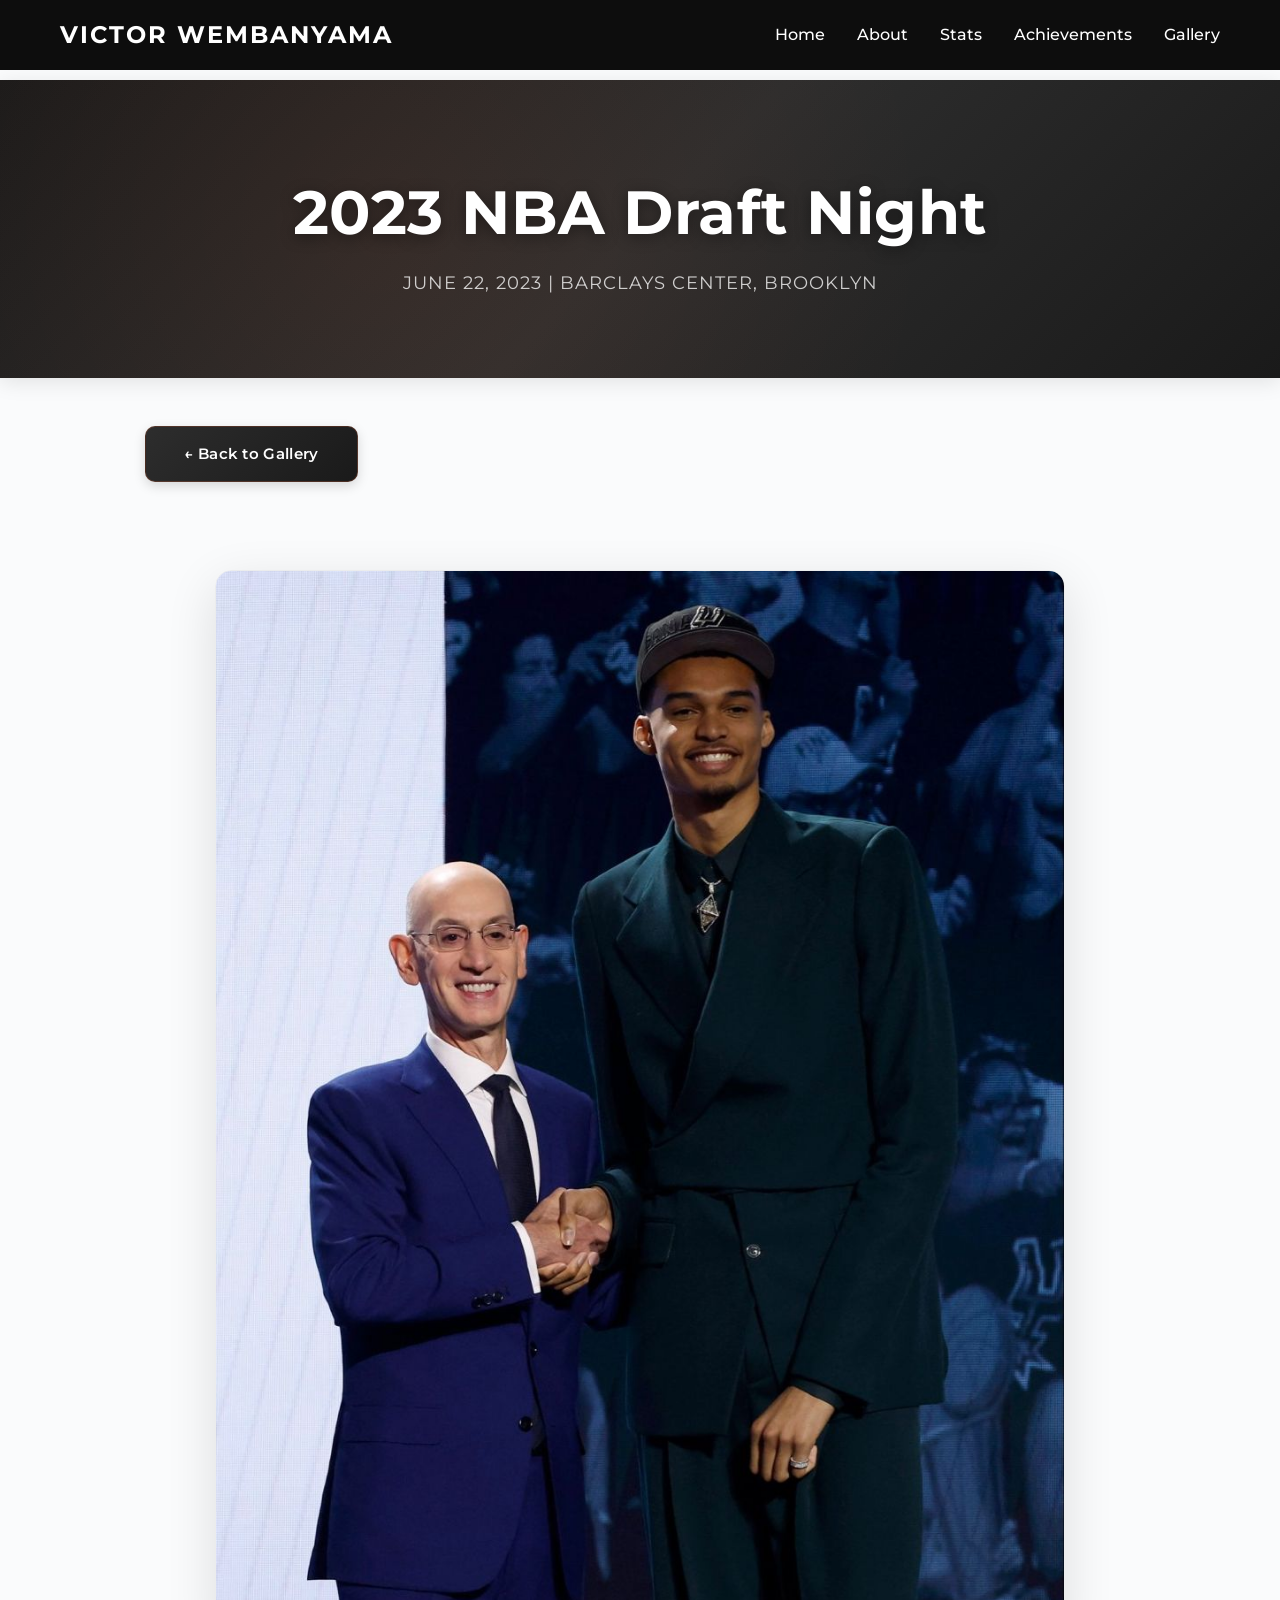
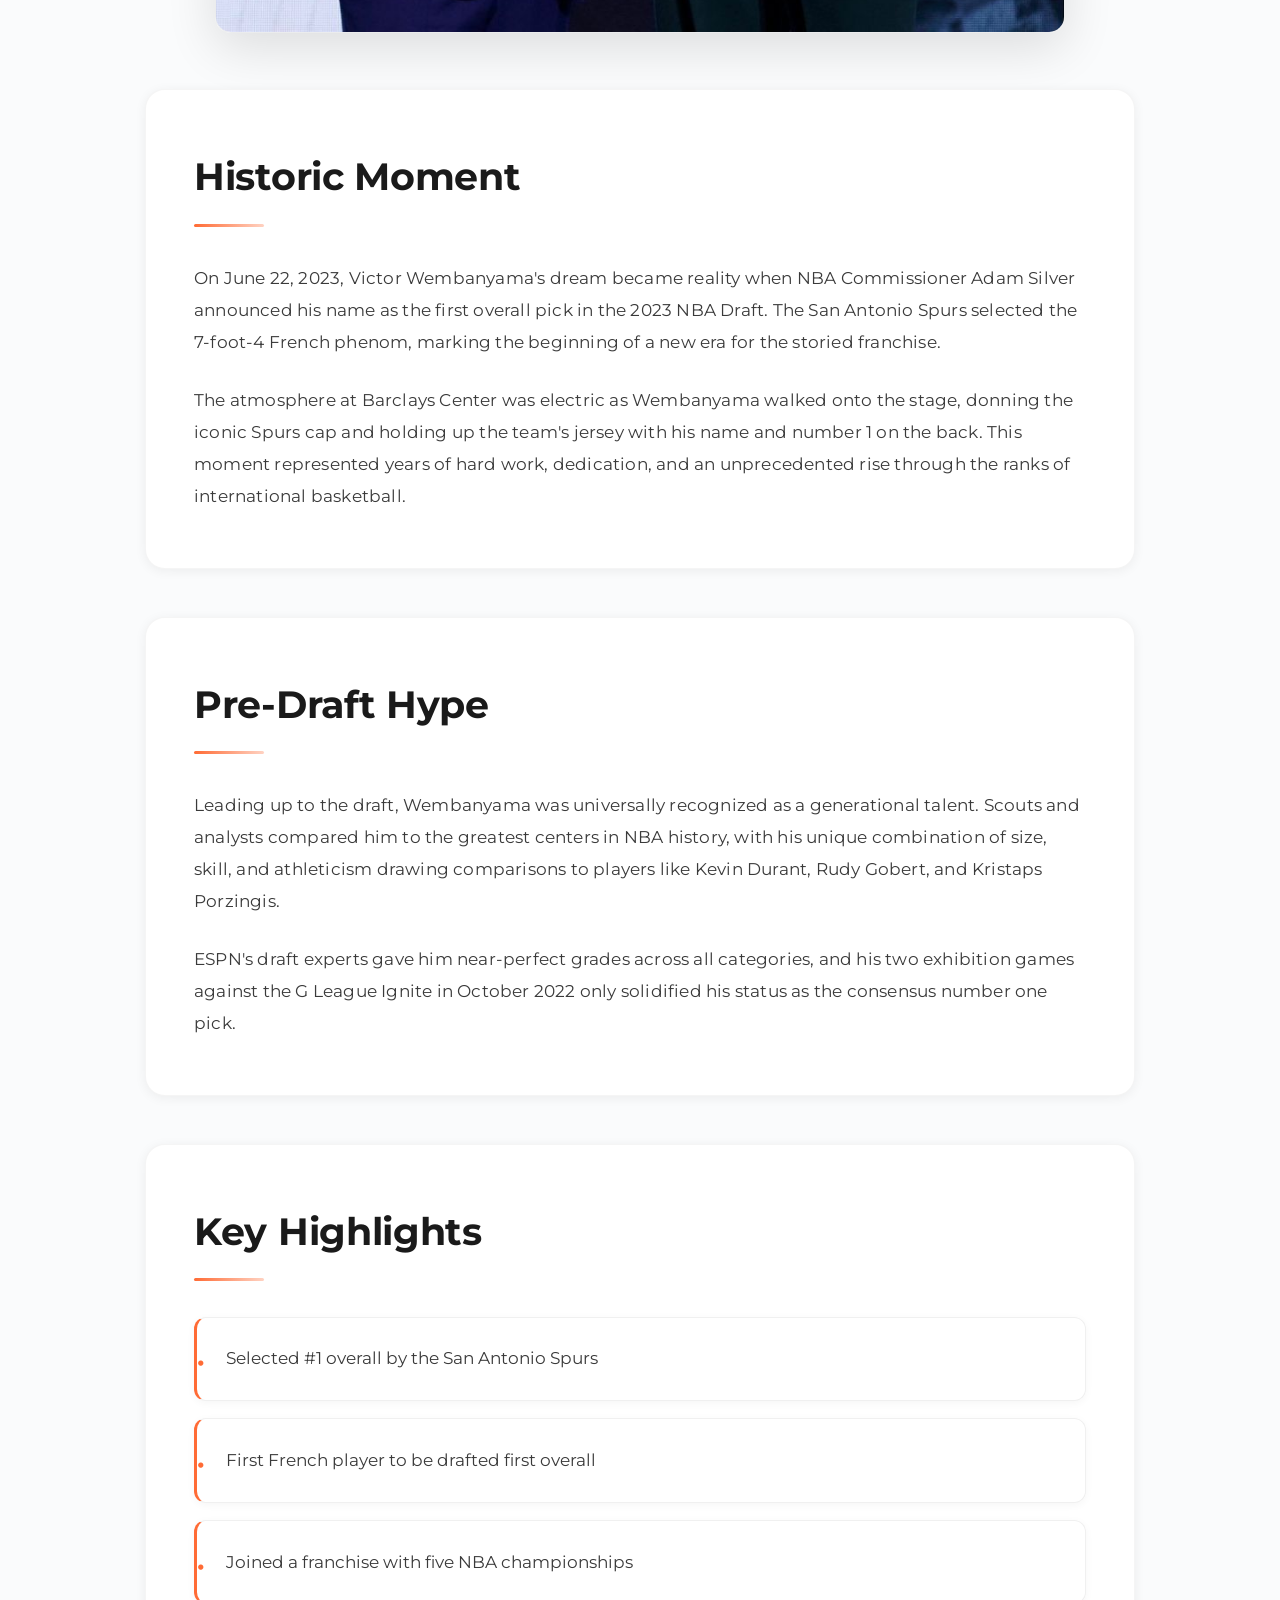
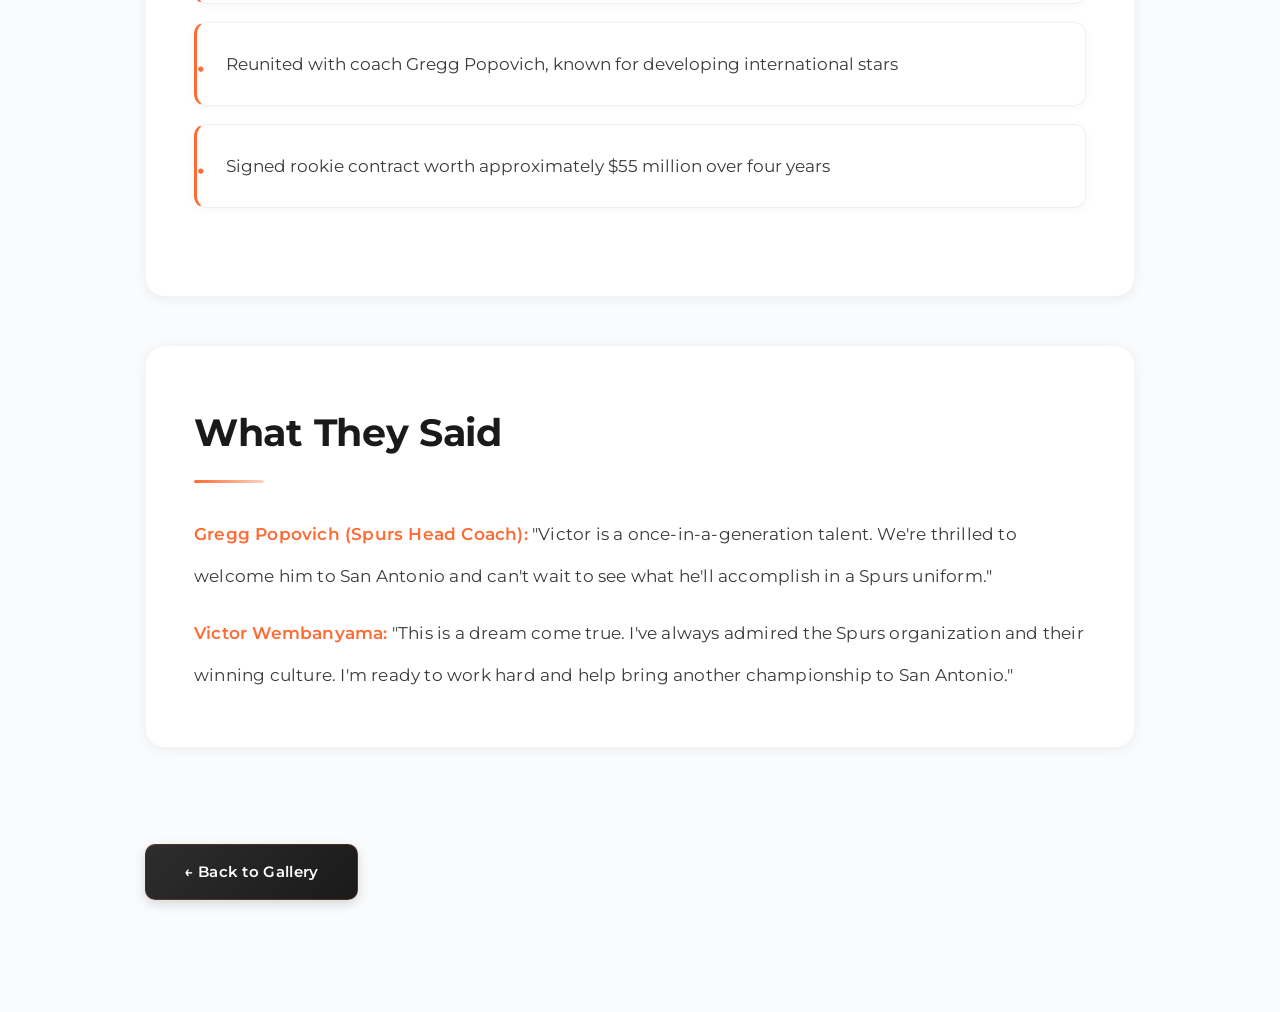
<file: draft-night.html>
<!DOCTYPE html>
<html lang="en">
<head>
    <meta charset="UTF-8">
    <meta name="viewport" content="width=device-width, initial-scale=1.0">
    <title>Draft Night - Victor Wembanyama</title>
    <link rel="stylesheet" href="styles.css">
    <link rel="preconnect" href="https://fonts.googleapis.com">
    <link rel="preconnect" href="https://fonts.gstatic.com" crossorigin>
    <link href="https://fonts.googleapis.com/css2?family=Montserrat:wght@300;400;600;700&display=swap" rel="stylesheet">
    <link rel="stylesheet" href="detail-styles.css">
</head>
<body>
    <!-- Navigation -->
    <nav class="navbar">
        <div class="container">
            <div class="nav-brand">VICTOR WEMBANYAMA</div>
            <ul class="nav-menu">
                <li><a href="index.html#home">Home</a></li>
                <li><a href="index.html#about">About</a></li>
                <li><a href="index.html#stats">Stats</a></li>
                <li><a href="index.html#achievements">Achievements</a></li>
                <li><a href="index.html#gallery">Gallery</a></li>
            </ul>
            <div class="hamburger">
                <span></span>
                <span></span>
                <span></span>
            </div>
        </div>
    </nav>

    <div class="detail-page">
        <div class="detail-hero">
            <div class="container">
                <h1>2023 NBA Draft Night</h1>
                <p class="date">June 22, 2023 | Barclays Center, Brooklyn</p>
            </div>
        </div>

        <div class="detail-content">
            <a href="index.html#gallery" class="back-button">← Back to Gallery</a>

            <img src="images/wembanyama-draft.jpg" alt="Victor Wembanyama Draft Night" class="detail-image">

            <div class="detail-section">
                <h2>Historic Moment</h2>
                <p>On June 22, 2023, Victor Wembanyama's dream became reality when NBA Commissioner Adam Silver announced his name as the first overall pick in the 2023 NBA Draft. The San Antonio Spurs selected the 7-foot-4 French phenom, marking the beginning of a new era for the storied franchise.</p>

                <p>The atmosphere at Barclays Center was electric as Wembanyama walked onto the stage, donning the iconic Spurs cap and holding up the team's jersey with his name and number 1 on the back. This moment represented years of hard work, dedication, and an unprecedented rise through the ranks of international basketball.</p>
            </div>

            <div class="detail-section">
                <h2>Pre-Draft Hype</h2>
                <p>Leading up to the draft, Wembanyama was universally recognized as a generational talent. Scouts and analysts compared him to the greatest centers in NBA history, with his unique combination of size, skill, and athleticism drawing comparisons to players like Kevin Durant, Rudy Gobert, and Kristaps Porzingis.</p>

                <p>ESPN's draft experts gave him near-perfect grades across all categories, and his two exhibition games against the G League Ignite in October 2022 only solidified his status as the consensus number one pick.</p>
            </div>

            <div class="detail-section">
                <h2>Key Highlights</h2>
                <ul class="highlights-list">
                    <li>Selected #1 overall by the San Antonio Spurs</li>
                    <li>First French player to be drafted first overall</li>
                    <li>Joined a franchise with five NBA championships</li>
                    <li>Reunited with coach Gregg Popovich, known for developing international stars</li>
                    <li>Signed rookie contract worth approximately $55 million over four years</li>
                </ul>
            </div>

            <div class="detail-section">
                <h2>What They Said</h2>
                <p><strong>Gregg Popovich (Spurs Head Coach):</strong> "Victor is a once-in-a-generation talent. We're thrilled to welcome him to San Antonio and can't wait to see what he'll accomplish in a Spurs uniform."</p>

                <p><strong>Victor Wembanyama:</strong> "This is a dream come true. I've always admired the Spurs organization and their winning culture. I'm ready to work hard and help bring another championship to San Antonio."</p>
            </div>

            <a href="index.html#gallery" class="back-button">← Back to Gallery</a>
        </div>
    </div>

    <script src="script.js"></script>
</body>
</html>
</file>
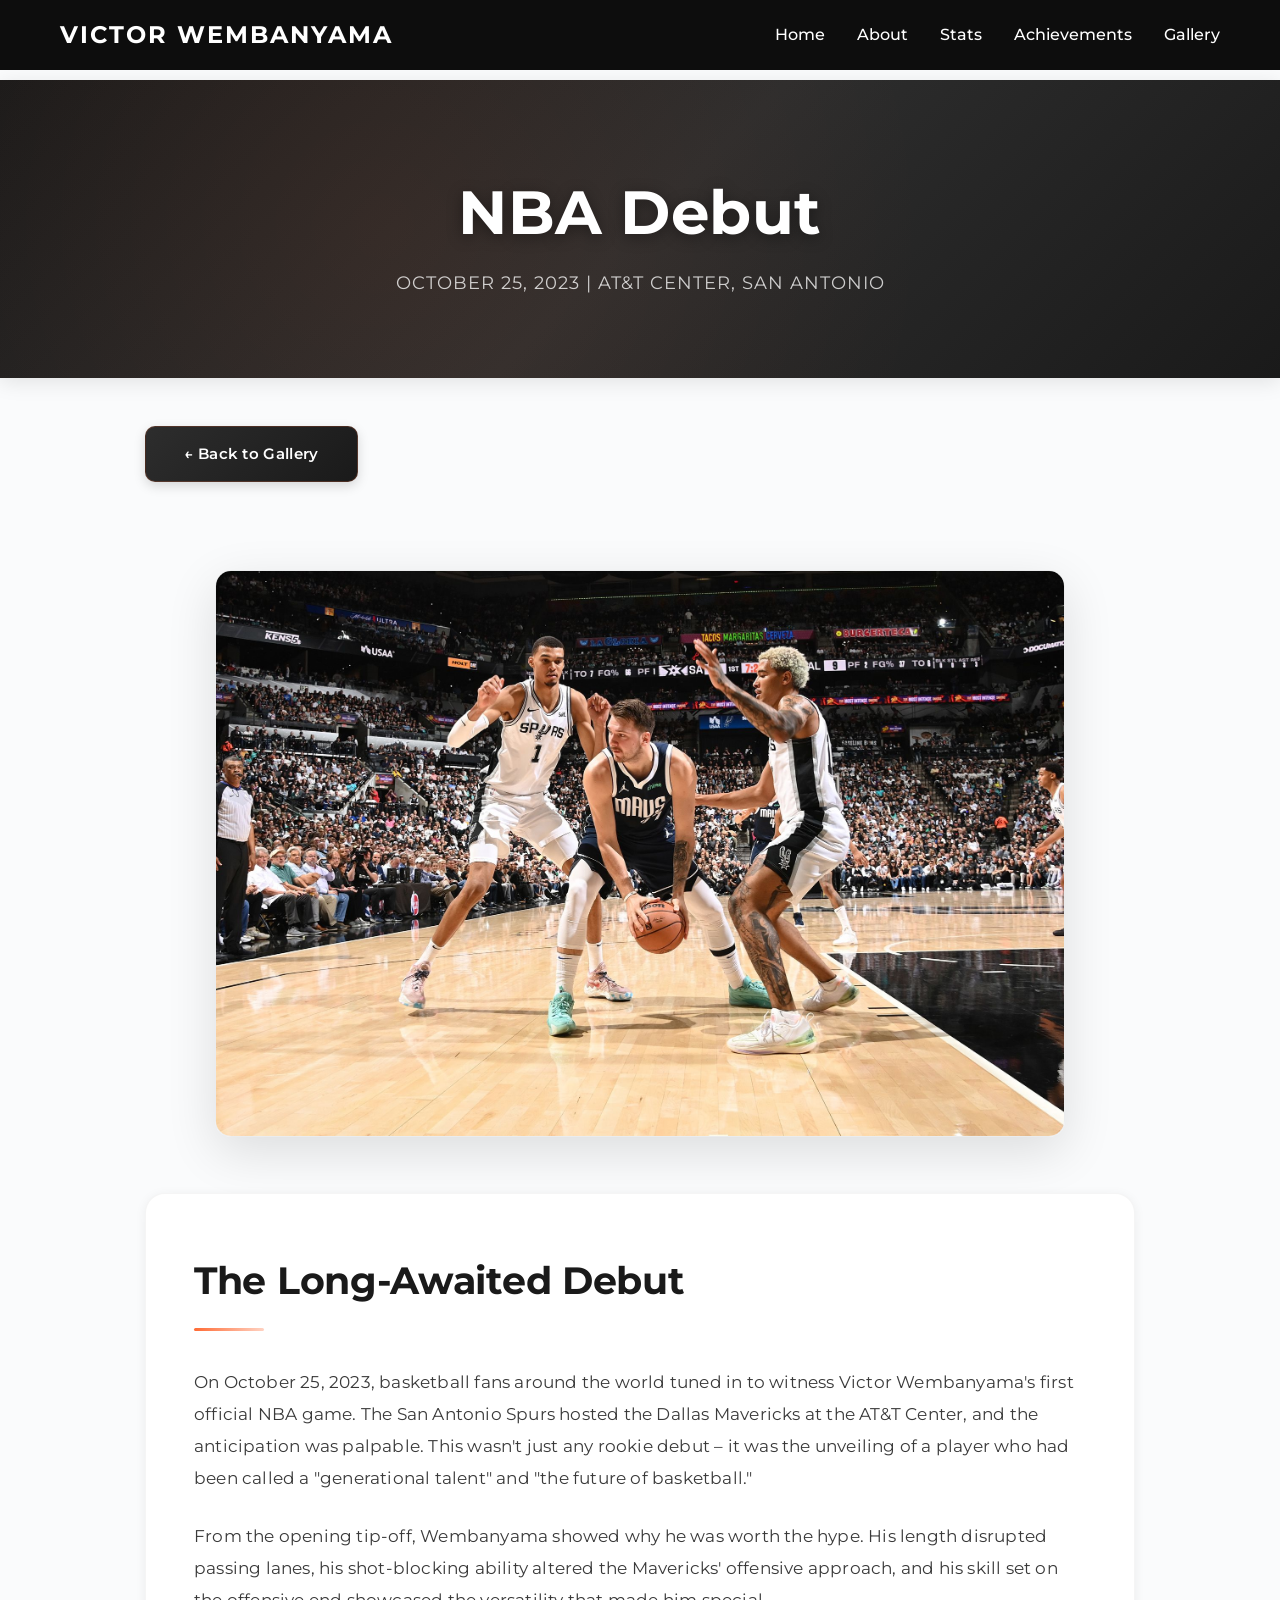
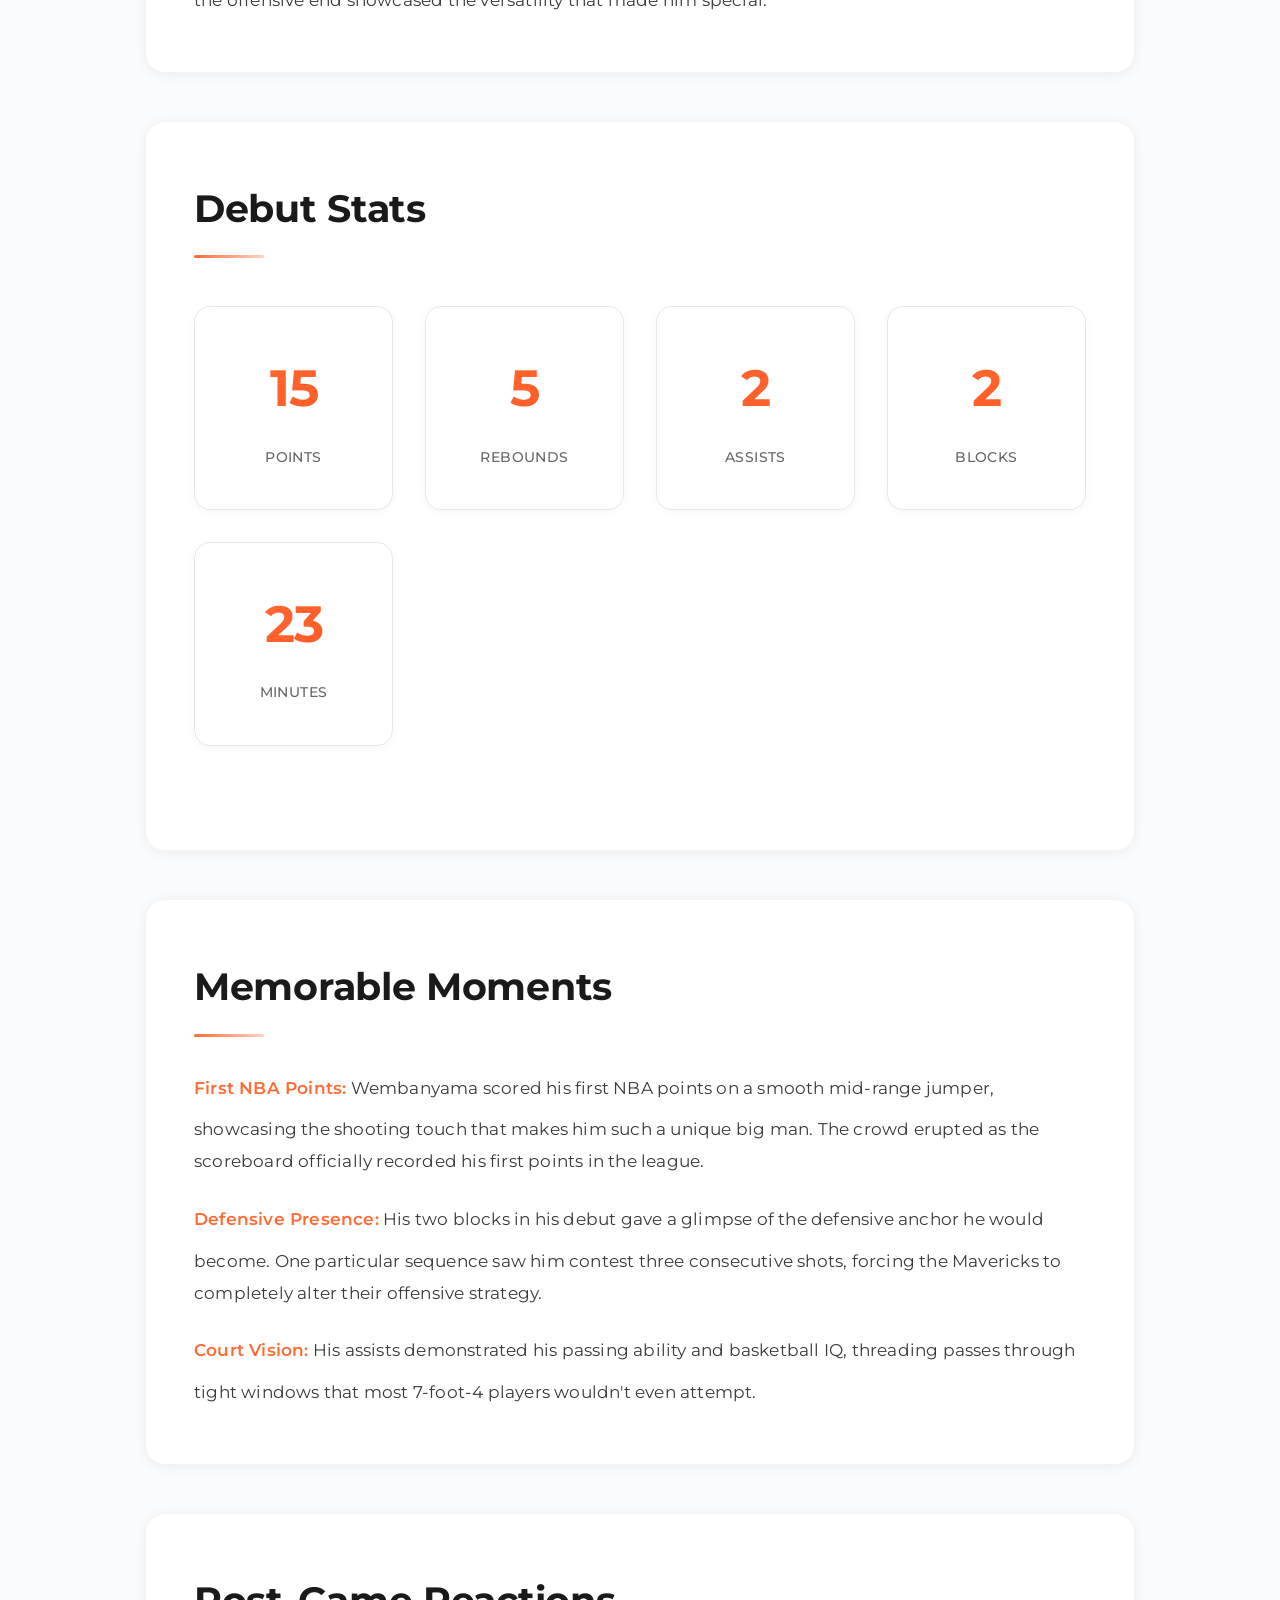
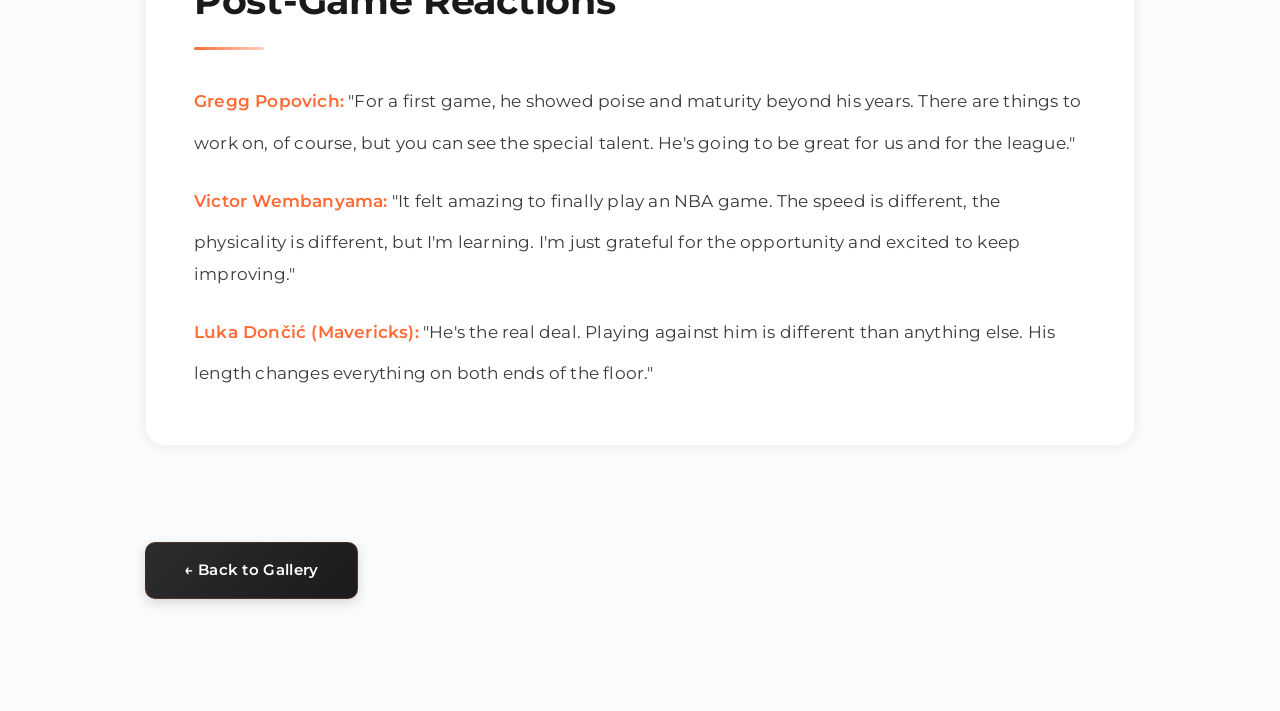
<file: nba-debut.html>
<!DOCTYPE html>
<html lang="en">
<head>
    <meta charset="UTF-8">
    <meta name="viewport" content="width=device-width, initial-scale=1.0">
    <title>NBA Debut - Victor Wembanyama</title>
    <link rel="stylesheet" href="styles.css">
    <link rel="preconnect" href="https://fonts.googleapis.com">
    <link rel="preconnect" href="https://fonts.gstatic.com" crossorigin>
    <link href="https://fonts.googleapis.com/css2?family=Montserrat:wght@300;400;600;700&display=swap" rel="stylesheet">
    <link rel="stylesheet" href="detail-styles.css">
</head>
<body>
    <!-- Navigation -->
    <nav class="navbar">
        <div class="container">
            <div class="nav-brand">VICTOR WEMBANYAMA</div>
            <ul class="nav-menu">
                <li><a href="index.html#home">Home</a></li>
                <li><a href="index.html#about">About</a></li>
                <li><a href="index.html#stats">Stats</a></li>
                <li><a href="index.html#achievements">Achievements</a></li>
                <li><a href="index.html#gallery">Gallery</a></li>
            </ul>
            <div class="hamburger">
                <span></span>
                <span></span>
                <span></span>
            </div>
        </div>
    </nav>

    <div class="detail-page">
        <div class="detail-hero">
            <div class="container">
                <h1>NBA Debut</h1>
                <p class="date">October 25, 2023 | AT&T Center, San Antonio</p>
            </div>
        </div>

        <div class="detail-content">
            <a href="index.html#gallery" class="back-button">← Back to Gallery</a>

            <img src="images/wembanyama-debut-detail.jpg" alt="Victor Wembanyama NBA Debut" class="detail-image">

            <div class="detail-section">
                <h2>The Long-Awaited Debut</h2>
                <p>On October 25, 2023, basketball fans around the world tuned in to witness Victor Wembanyama's first official NBA game. The San Antonio Spurs hosted the Dallas Mavericks at the AT&T Center, and the anticipation was palpable. This wasn't just any rookie debut – it was the unveiling of a player who had been called a "generational talent" and "the future of basketball."</p>

                <p>From the opening tip-off, Wembanyama showed why he was worth the hype. His length disrupted passing lanes, his shot-blocking ability altered the Mavericks' offensive approach, and his skill set on the offensive end showcased the versatility that made him special.</p>
            </div>

            <div class="detail-section">
                <h2>Debut Stats</h2>
                <div class="stats-grid-small">
                    <div class="stat-box">
                        <span class="number">15</span>
                        <span class="label">Points</span>
                    </div>
                    <div class="stat-box">
                        <span class="number">5</span>
                        <span class="label">Rebounds</span>
                    </div>
                    <div class="stat-box">
                        <span class="number">2</span>
                        <span class="label">Assists</span>
                    </div>
                    <div class="stat-box">
                        <span class="number">2</span>
                        <span class="label">Blocks</span>
                    </div>
                    <div class="stat-box">
                        <span class="number">23</span>
                        <span class="label">Minutes</span>
                    </div>
                </div>
            </div>

            <div class="detail-section">
                <h2>Memorable Moments</h2>
                <p><strong>First NBA Points:</strong> Wembanyama scored his first NBA points on a smooth mid-range jumper, showcasing the shooting touch that makes him such a unique big man. The crowd erupted as the scoreboard officially recorded his first points in the league.</p>

                <p><strong>Defensive Presence:</strong> His two blocks in his debut gave a glimpse of the defensive anchor he would become. One particular sequence saw him contest three consecutive shots, forcing the Mavericks to completely alter their offensive strategy.</p>

                <p><strong>Court Vision:</strong> His assists demonstrated his passing ability and basketball IQ, threading passes through tight windows that most 7-foot-4 players wouldn't even attempt.</p>
            </div>

            <div class="detail-section">
                <h2>Post-Game Reactions</h2>
                <p><strong>Gregg Popovich:</strong> "For a first game, he showed poise and maturity beyond his years. There are things to work on, of course, but you can see the special talent. He's going to be great for us and for the league."</p>

                <p><strong>Victor Wembanyama:</strong> "It felt amazing to finally play an NBA game. The speed is different, the physicality is different, but I'm learning. I'm just grateful for the opportunity and excited to keep improving."</p>

                <p><strong>Luka Dončić (Mavericks):</strong> "He's the real deal. Playing against him is different than anything else. His length changes everything on both ends of the floor."</p>
            </div>

            <a href="index.html#gallery" class="back-button">← Back to Gallery</a>
        </div>
    </div>

    <script src="script.js"></script>
</body>
</html>
</file>
<file: styles.css>
/* 全局样式 */
* {
    margin: 0;
    padding: 0;
    box-sizing: border-box;
}

:root {
    --primary-color: #000000;
    --secondary-color: #c4c4c4;
    --accent-color: #ff6b35;
    --text-light: #ffffff;
    --text-dark: #333333;
    --bg-light: #f8f9fa;
    --transition: all 0.3s ease;
}

html {
    scroll-behavior: smooth;
}

body {
    font-family: 'Montserrat', sans-serif;
    line-height: 1.6;
    color: var(--text-dark);
    overflow-x: hidden;
}

.container {
    max-width: 1200px;
    margin: 0 auto;
    padding: 0 20px;
}

/* 导航栏 */
.navbar {
    position: fixed;
    top: 0;
    width: 100%;
    background: rgba(0, 0, 0, 0.95);
    backdrop-filter: blur(10px);
    z-index: 1000;
    padding: 1rem 0;
    transition: var(--transition);
}

.navbar .container {
    display: flex;
    justify-content: space-between;
    align-items: center;
}

.nav-brand {
    font-size: 1.5rem;
    font-weight: 700;
    color: var(--text-light);
    letter-spacing: 2px;
}

.nav-menu {
    display: flex;
    list-style: none;
    gap: 2rem;
}

.nav-menu a {
    color: var(--text-light);
    text-decoration: none;
    font-weight: 500;
    transition: var(--transition);
    position: relative;
}

.nav-menu a::after {
    content: '';
    position: absolute;
    bottom: -5px;
    left: 0;
    width: 0;
    height: 2px;
    background: var(--accent-color);
    transition: var(--transition);
}

.nav-menu a:hover::after {
    width: 100%;
}

.hamburger {
    display: none;
    flex-direction: column;
    cursor: pointer;
}

.hamburger span {
    width: 25px;
    height: 3px;
    background: var(--text-light);
    margin: 3px 0;
    transition: var(--transition);
}

/* 英雄区域 */
.hero {
    height: 100vh;
    background: linear-gradient(135deg, #000000 0%, #1a1a1a 100%);
    position: relative;
    display: flex;
    align-items: center;
    justify-content: center;
    overflow: hidden;
}

.hero-video {
    position: absolute;
    top: 50%;
    left: 50%;
    min-width: 100%;
    min-height: 100%;
    width: auto;
    height: auto;
    transform: translate(-50%, -50%);
    z-index: 0;
    object-fit: cover;
}

.hero::before {
    content: '';
    position: absolute;
    top: 0;
    left: 0;
    right: 0;
    bottom: 0;
    background: url('data:image/svg+xml,<svg xmlns="http://www.w3.org/2000/svg" viewBox="0 0 1200 800"><circle cx="600" cy="400" r="300" fill="rgba(255,107,53,0.1)"/></svg>') no-repeat center;
    background-size: cover;
    opacity: 0.3;
    z-index: -1;
}

.hero-overlay {
    position: absolute;
    top: 0;
    left: 0;
    right: 0;
    bottom: 0;
    background: radial-gradient(circle at center, transparent 0%, rgba(0,0,0,0.8) 100%);
    z-index: 1;
}

.hero-content {
    position: relative;
    z-index: 2;
    text-align: center;
    color: var(--text-light);
    animation: fadeInUp 1s ease;
}

.hero-title {
    font-size: 4rem;
    font-weight: 700;
    letter-spacing: 5px;
    margin-bottom: 1rem;
    text-shadow: 2px 2px 4px rgba(0,0,0,0.5);
}

.hero-subtitle {
    font-size: 1.5rem;
    font-weight: 300;
    margin-bottom: 3rem;
    opacity: 0.9;
}

.hero-stats {
    display: flex;
    justify-content: center;
    gap: 3rem;
    margin-top: 3rem;
}

.stat-item {
    display: flex;
    flex-direction: column;
    align-items: center;
}

.stat-number {
    font-size: 3rem;
    font-weight: 700;
    color: var(--accent-color);
    margin-bottom: 0.5rem;
}

.stat-label {
    font-size: 0.9rem;
    text-transform: uppercase;
    letter-spacing: 2px;
    opacity: 0.8;
}

.scroll-indicator {
    position: absolute;
    bottom: 30px;
    left: 50%;
    transform: translateX(-50%);
    animation: bounce 2s infinite;
}

.scroll-indicator span {
    display: block;
    width: 30px;
    height: 50px;
    border: 2px solid var(--text-light);
    border-radius: 25px;
    position: relative;
}

.scroll-indicator span::before {
    content: '';
    position: absolute;
    top: 10px;
    left: 50%;
    transform: translateX(-50%);
    width: 6px;
    height: 6px;
    background: var(--text-light);
    border-radius: 50%;
    animation: scroll 2s infinite;
}

/* 关于部分 */
.about {
    padding: 6rem 0;
    background: var(--bg-light);
}

.section-title {
    font-size: 2.5rem;
    text-align: center;
    margin-bottom: 3rem;
    position: relative;
    padding-bottom: 1rem;
}

.section-title::after {
    content: '';
    position: absolute;
    bottom: 0;
    left: 50%;
    transform: translateX(-50%);
    width: 100px;
    height: 4px;
    background: var(--accent-color);
}

.about-content {
    display: grid;
    grid-template-columns: 1fr 2fr;
    gap: 3rem;
    align-items: start;
}

.about-image {
    position: sticky;
    top: 100px;
}

.image-placeholder {
    width: 100%;
    aspect-ratio: 3/4;
    background: linear-gradient(135deg, var(--primary-color), var(--accent-color));
    border-radius: 10px;
    display: flex;
    align-items: center;
    justify-content: center;
    color: var(--text-light);
    font-size: 3rem;
    box-shadow: 0 10px 30px rgba(0,0,0,0.2);
}

.image-placeholder svg {
    width: 150px;
    height: 150px;
    opacity: 0.5;
}

.profile-photo {
    width: 100%;
    max-width: 350px;
    aspect-ratio: 3/4;
    object-fit: cover;
    border-radius: 10px;
    box-shadow: 0 10px 30px rgba(0,0,0,0.2);
    transition: var(--transition);
    display: block;
    margin: 0 auto;
}

.profile-photo:hover {
    transform: scale(1.02);
    box-shadow: 0 15px 40px rgba(0,0,0,0.3);
}

.about-text h3 {
    font-size: 2rem;
    margin-bottom: 1.5rem;
    color: var(--primary-color);
}

.about-text p {
    margin-bottom: 1rem;
    line-height: 1.8;
}

.bio-description {
    margin: 2rem 0;
    padding: 1.5rem;
    background: white;
    border-left: 4px solid var(--accent-color);
    border-radius: 5px;
}

.physical-stats {
    display: grid;
    grid-template-columns: repeat(auto-fit, minmax(200px, 1fr));
    gap: 1rem;
    margin-top: 2rem;
}

.physical-item {
    background: white;
    padding: 1rem;
    border-radius: 8px;
    display: flex;
    justify-content: space-between;
    box-shadow: 0 2px 10px rgba(0,0,0,0.05);
}

.physical-label {
    font-weight: 600;
    color: var(--text-dark);
}

.physical-value {
    color: var(--accent-color);
    font-weight: 700;
}

/* 数据统计部分 */
.stats {
    padding: 6rem 0;
    background: var(--primary-color);
    color: var(--text-light);
}

.stats .section-title {
    color: var(--text-light);
}

.stats-grid {
    display: grid;
    grid-template-columns: repeat(auto-fit, minmax(250px, 1fr));
    gap: 2rem;
}

.stat-card {
    background: rgba(255, 255, 255, 0.05);
    backdrop-filter: blur(10px);
    padding: 2rem;
    border-radius: 15px;
    text-align: center;
    transition: var(--transition);
    border: 1px solid rgba(255, 255, 255, 0.1);
}

.stat-card:hover {
    transform: translateY(-10px);
    background: rgba(255, 255, 255, 0.1);
    box-shadow: 0 10px 30px rgba(255, 107, 53, 0.3);
}

.stat-icon {
    font-size: 3rem;
    margin-bottom: 1rem;
}

.stat-card .stat-value {
    font-size: 3rem;
    font-weight: 700;
    color: var(--accent-color);
    margin-bottom: 0.5rem;
}

.stat-card .stat-label {
    font-size: 1rem;
    text-transform: uppercase;
    letter-spacing: 1px;
    opacity: 0.9;
    display: block;
    margin-bottom: 0.5rem;
}

.stat-note {
    font-size: 0.8rem;
    opacity: 0.6;
}

/* 成就部分 */
.achievements {
    padding: 6rem 0;
    background: var(--bg-light);
}

.timeline {
    position: relative;
    max-width: 800px;
    margin: 0 auto;
    padding: 2rem 0;
}

.timeline::before {
    content: '';
    position: absolute;
    left: 50%;
    transform: translateX(-50%);
    width: 4px;
    height: 100%;
    background: var(--accent-color);
}

.timeline-item {
    display: flex;
    margin-bottom: 3rem;
    position: relative;
    gap: 2rem;
}

.timeline-item:nth-child(odd) {
    flex-direction: row;
}

.timeline-item:nth-child(even) {
    flex-direction: row-reverse;
}

.timeline-year {
    flex: 0 0 120px;
    text-align: center;
    font-size: 1.5rem;
    font-weight: 700;
    color: var(--accent-color);
    padding: 1rem;
    z-index: 10;
    position: relative;
    align-self: flex-start;
    background: var(--bg-light);
    border-radius: 8px;
    height: fit-content;
}

.timeline-content {
    flex: 1;
    background: white;
    padding: 1.5rem;
    border-radius: 10px;
    box-shadow: 0 5px 20px rgba(0,0,0,0.1);
    position: relative;
    animation: fadeIn 0.5s ease;
    z-index: 1;
}

.timeline-content h3 {
    font-size: 1.3rem;
    margin-bottom: 0.5rem;
    color: var(--primary-color);
}

.timeline-content::before {
    content: '';
    position: absolute;
    top: 20px;
    width: 20px;
    height: 20px;
    background: var(--accent-color);
    border-radius: 50%;
    border: 4px solid white;
    box-shadow: 0 0 0 4px var(--accent-color);
}

.timeline-item:nth-child(odd) .timeline-content::before {
    left: -60px;
}

.timeline-item:nth-child(even) .timeline-content::before {
    right: -60px;
}

/* 精彩瞬间部分 */
.gallery {
    padding: 6rem 0;
    background: white;
}

.highlights-grid {
    display: grid;
    grid-template-columns: repeat(auto-fit, minmax(280px, 1fr));
    gap: 2rem;
}

.highlight-link {
    text-decoration: none;
    color: inherit;
    display: block;
}

.highlight-card {
    background: var(--bg-light);
    border-radius: 15px;
    overflow: hidden;
    transition: var(--transition);
    cursor: pointer;
}

.highlight-link:hover .highlight-card {
    transform: translateY(-10px);
    box-shadow: 0 15px 40px rgba(0,0,0,0.15);
}

.highlight-placeholder {
    width: 100%;
    height: 250px;
    background: linear-gradient(135deg, var(--primary-color), var(--accent-color));
    display: flex;
    align-items: center;
    justify-content: center;
    font-size: 4rem;
}

.highlight-image {
    width: 100%;
    height: 220px;
    object-fit: cover;
    transition: var(--transition);
}

.highlight-card:hover .highlight-image {
    transform: scale(1.05);
}

.highlight-card h3 {
    padding: 1.5rem 1.5rem 0.5rem;
    font-size: 1.3rem;
}

.highlight-card p {
    padding: 0 1.5rem 1.5rem;
    color: #666;
}

/* 页脚 */
.footer {
    background: var(--primary-color);
    color: var(--text-light);
    padding: 3rem 0 1rem;
}

.footer-content {
    display: grid;
    grid-template-columns: repeat(auto-fit, minmax(250px, 1fr));
    gap: 2rem;
    margin-bottom: 2rem;
}

.footer-section h3 {
    font-size: 1.5rem;
    margin-bottom: 1rem;
}

.footer-section h4 {
    margin-bottom: 1rem;
    color: var(--accent-color);
}

.footer-section ul {
    list-style: none;
}

.footer-section ul li {
    margin-bottom: 0.5rem;
}

.footer-section a {
    color: var(--text-light);
    text-decoration: none;
    opacity: 0.8;
    transition: var(--transition);
}

.footer-section a:hover {
    opacity: 1;
    color: var(--accent-color);
}

.social-links {
    display: flex;
    gap: 1rem;
}

.social-link {
    width: 40px;
    height: 40px;
    background: rgba(255, 255, 255, 0.1);
    border-radius: 50%;
    display: flex;
    align-items: center;
    justify-content: center;
    font-weight: 700;
    transition: var(--transition);
}

.social-link:hover {
    background: var(--accent-color);
    transform: scale(1.1);
}

.footer-bottom {
    text-align: center;
    padding-top: 2rem;
    border-top: 1px solid rgba(255, 255, 255, 0.1);
    opacity: 0.6;
}

/* 动画 */
@keyframes fadeInUp {
    from {
        opacity: 0;
        transform: translateY(30px);
    }
    to {
        opacity: 1;
        transform: translateY(0);
    }
}

@keyframes fadeIn {
    from {
        opacity: 0;
    }
    to {
        opacity: 1;
    }
}

@keyframes bounce {
    0%, 20%, 50%, 80%, 100% {
        transform: translateX(-50%) translateY(0);
    }
    40% {
        transform: translateX(-50%) translateY(-20px);
    }
    60% {
        transform: translateX(-50%) translateY(-10px);
    }
}

@keyframes scroll {
    0% {
        opacity: 0;
        transform: translateX(-50%) translateY(0);
    }
    50% {
        opacity: 1;
    }
    100% {
        opacity: 0;
        transform: translateX(-50%) translateY(20px);
    }
}

/* 响应式设计 */
@media (max-width: 768px) {
    .nav-menu {
        position: fixed;
        left: -100%;
        top: 70px;
        flex-direction: column;
        background: rgba(0, 0, 0, 0.98);
        width: 100%;
        text-align: center;
        transition: var(--transition);
        padding: 2rem 0;
    }

    .nav-menu.active {
        left: 0;
    }

    .hamburger {
        display: flex;
    }

    .hero-title {
        font-size: 2.5rem;
    }

    .hero-subtitle {
        font-size: 1rem;
    }

    .hero-stats {
        flex-direction: column;
        gap: 1.5rem;
    }

    .about-content {
        grid-template-columns: 1fr;
    }

    .about-image {
        position: relative;
        top: 0;
    }

    .timeline::before {
        left: 0;
    }

    .timeline-item,
    .timeline-item:nth-child(even) {
        flex-direction: column;
        gap: 1rem;
    }

    .timeline-year {
        text-align: left;
        width: 100px;
        flex: none;
    }

    .timeline-content::before,
    .timeline-item:nth-child(even) .timeline-content::before {
        left: -40px;
    }

    .stats-grid,
    .highlights-grid {
        grid-template-columns: 1fr;
    }
}

@media (max-width: 480px) {
    .hero-title {
        font-size: 2rem;
        letter-spacing: 2px;
    }

    .section-title {
        font-size: 2rem;
    }

    .stat-number {
        font-size: 2rem;
    }
}
</file>
<file: detail-styles.css>
/* Premium Detail Page Styles */

.detail-page {
    min-height: 100vh;
    padding-top: 80px;
    background: #fafbfc;
}

.detail-hero {
    background: linear-gradient(135deg, #1a1a1a 0%, #2d2d2d 50%, #1a1a1a 100%);
    padding: 6rem 0 5rem;
    color: white;
    text-align: center;
    position: relative;
    overflow: hidden;
    box-shadow: 0 4px 20px rgba(0, 0, 0, 0.1);
}

.detail-hero::before {
    content: '';
    position: absolute;
    top: 0;
    left: 0;
    right: 0;
    bottom: 0;
    background: radial-gradient(circle at 30% 50%, rgba(255, 107, 53, 0.1), transparent 60%);
    opacity: 0.7;
}

.detail-hero h1 {
    font-size: 3.8rem;
    font-weight: 700;
    margin-bottom: 1.2rem;
    position: relative;
    z-index: 1;
    letter-spacing: 0.5px;
    text-shadow: 0 3px 15px rgba(0, 0, 0, 0.4);
    line-height: 1.2;
}

.detail-hero .date {
    font-size: 1.15rem;
    opacity: 0.9;
    font-weight: 400;
    letter-spacing: 1px;
    position: relative;
    z-index: 1;
    text-transform: uppercase;
    color: rgba(255, 255, 255, 0.85);
}

.back-button {
    display: inline-flex;
    align-items: center;
    gap: 0.6rem;
    margin: 3rem 0 2rem;
    padding: 0.95rem 2.4rem;
    background: linear-gradient(135deg, #2d2d2d 0%, #1a1a1a 100%);
    color: white;
    text-decoration: none;
    border-radius: 10px;
    transition: all 0.35s cubic-bezier(0.4, 0, 0.2, 1);
    font-weight: 600;
    font-size: 0.95rem;
    letter-spacing: 0.3px;
    box-shadow: 0 4px 12px rgba(0, 0, 0, 0.15);
    border: 1px solid rgba(255, 107, 53, 0.2);
}

.back-button:hover {
    background: linear-gradient(135deg, var(--accent-color) 0%, #ff5722 100%);
    transform: translateY(-2px);
    box-shadow: 0 8px 24px rgba(255, 107, 53, 0.35);
    border-color: transparent;
}

.detail-content {
    max-width: 1050px;
    margin: 0 auto;
    padding: 0 30px 5rem;
}

.detail-image {
    width: 100%;
    max-width: 850px;
    margin: 3.5rem auto;
    display: block;
    border-radius: 16px;
    box-shadow: 0 15px 50px rgba(0, 0, 0, 0.12);
    transition: all 0.4s cubic-bezier(0.4, 0, 0.2, 1);
    border: 1px solid rgba(0, 0, 0, 0.06);
}

.detail-image:hover {
    transform: translateY(-5px);
    box-shadow: 0 25px 65px rgba(0, 0, 0, 0.18);
}

.detail-section {
    background: white;
    padding: 3.5rem 3rem;
    margin: 3rem 0;
    border-radius: 20px;
    box-shadow: 0 2px 12px rgba(0, 0, 0, 0.06);
    transition: all 0.35s cubic-bezier(0.4, 0, 0.2, 1);
    border: 1px solid rgba(0, 0, 0, 0.04);
}

.detail-section:hover {
    box-shadow: 0 8px 30px rgba(0, 0, 0, 0.1);
    transform: translateY(-3px);
}

.detail-section h2 {
    color: #1a1a1a;
    margin-bottom: 2.2rem;
    font-size: 2.4rem;
    font-weight: 700;
    position: relative;
    padding-bottom: 1.2rem;
    letter-spacing: -0.3px;
}

.detail-section h2::after {
    content: '';
    position: absolute;
    bottom: 0;
    left: 0;
    width: 70px;
    height: 3px;
    background: linear-gradient(90deg, var(--accent-color) 0%, rgba(255, 107, 53, 0.3) 100%);
    border-radius: 3px;
}

.detail-section h3 {
    color: #2d2d2d;
    margin-bottom: 1.5rem;
    margin-top: 2rem;
    font-size: 1.55rem;
    font-weight: 600;
    letter-spacing: -0.2px;
}

.detail-section p {
    line-height: 1.85;
    margin-bottom: 1.6rem;
    font-size: 1.08rem;
    color: #3a3a3a;
    letter-spacing: 0.2px;
}

.detail-section strong {
    color: #1a1a1a;
    font-weight: 600;
}

.detail-section ul {
    margin: 2rem 0;
    padding-left: 0;
}

.detail-section ul li {
    margin-bottom: 1.1rem;
    line-height: 1.85;
    color: #3a3a3a;
    padding-left: 1.8rem;
    position: relative;
}

.detail-section ul li::before {
    content: '•';
    position: absolute;
    left: 0;
    color: var(--accent-color);
    font-size: 1.3rem;
    font-weight: bold;
}

/* Stats Grid Improvements */
.stats-grid-small {
    display: grid;
    grid-template-columns: repeat(auto-fit, minmax(170px, 1fr));
    gap: 2rem;
    margin: 3rem 0;
}

.stat-box {
    text-align: center;
    padding: 2.5rem 1.8rem;
    background: #ffffff;
    border-radius: 16px;
    border: 1px solid #e8e8e8;
    transition: all 0.35s cubic-bezier(0.4, 0, 0.2, 1);
    box-shadow: 0 2px 8px rgba(0, 0, 0, 0.04);
}

.stat-box:hover {
    transform: translateY(-6px);
    border-color: rgba(255, 107, 53, 0.4);
    box-shadow: 0 12px 32px rgba(255, 107, 53, 0.12);
    background: linear-gradient(135deg, #fffbfa 0%, #ffffff 100%);
}

.stat-box .number {
    font-size: 3.2rem;
    font-weight: 700;
    background: linear-gradient(135deg, var(--accent-color) 0%, #ff5722 100%);
    -webkit-background-clip: text;
    -webkit-text-fill-color: transparent;
    background-clip: text;
    display: block;
    margin-bottom: 0.9rem;
    letter-spacing: -1px;
}

.stat-box .label {
    font-size: 0.92rem;
    color: #666;
    font-weight: 500;
    letter-spacing: 0.4px;
    text-transform: uppercase;
    font-size: 0.85rem;
}

/* Highlights List */
.highlights-list {
    list-style: none;
    padding: 0;
    margin: 2rem 0;
}

.highlights-list li {
    padding: 1.6rem 2rem 1.6rem 1.8rem;
    margin-bottom: 1.3rem;
    background: #ffffff;
    border-left: 3px solid var(--accent-color);
    border-radius: 12px;
    transition: all 0.35s cubic-bezier(0.4, 0, 0.2, 1);
    box-shadow: 0 2px 8px rgba(0, 0, 0, 0.04);
    border: 1px solid #f0f0f0;
    border-left: 3px solid var(--accent-color);
    font-size: 1.05rem;
    color: #3a3a3a;
    line-height: 1.7;
}

.highlights-list li:hover {
    transform: translateX(6px);
    background: #fffbfa;
    box-shadow: 0 6px 20px rgba(255, 107, 53, 0.1);
    border-left-color: #ff5722;
}

/* Scoring Breakdown */
.scoring-breakdown {
    background: #ffffff;
    padding: 2.5rem;
    border-radius: 16px;
    margin: 2.5rem 0;
    border: 1px solid #e8e8e8;
    box-shadow: 0 2px 8px rgba(0, 0, 0, 0.04);
}

.scoring-breakdown h3 {
    margin-bottom: 2rem;
    color: #1a1a1a;
    font-size: 1.5rem;
    font-weight: 600;
    letter-spacing: -0.2px;
}

.scoring-breakdown ul {
    list-style: none;
    padding: 0;
    margin: 0;
}

.scoring-breakdown li {
    padding: 1.4rem 1.8rem;
    display: flex;
    justify-content: space-between;
    align-items: center;
    border-bottom: 1px solid #f0f0f0;
    transition: all 0.3s cubic-bezier(0.4, 0, 0.2, 1);
    border-radius: 8px;
    margin-bottom: 0.5rem;
}

.scoring-breakdown li:last-child {
    border-bottom: none;
    margin-bottom: 0;
}

.scoring-breakdown li:hover {
    background: #fffbfa;
    padding-left: 2.3rem;
    box-shadow: 0 2px 8px rgba(255, 107, 53, 0.08);
}

.scoring-breakdown li span {
    font-size: 1.08rem;
    color: #3a3a3a;
    font-weight: 500;
}

.scoring-breakdown li strong {
    color: var(--accent-color);
    font-size: 1.15rem;
    font-weight: 700;
}

/* Defensive Highlights */
.defensive-highlights {
    background: transparent;
    padding: 0;
    margin: 2.5rem 0;
}

.defensive-highlights ul {
    list-style: none;
    padding: 0;
    margin: 0;
}

.defensive-highlights li {
    padding: 2.5rem 2.2rem;
    margin: 1.5rem 0;
    background: #ffffff;
    border-radius: 16px;
    border-left: 3px solid var(--accent-color);
    box-shadow: 0 2px 10px rgba(0, 0, 0, 0.05);
    transition: all 0.35s cubic-bezier(0.4, 0, 0.2, 1);
    border: 1px solid #f0f0f0;
    border-left: 3px solid var(--accent-color);
}

.defensive-highlights li:hover {
    transform: translateX(8px);
    box-shadow: 0 8px 28px rgba(255, 107, 53, 0.12);
    border-left-color: #ff5722;
    background: #fffbfa;
}

.defensive-highlights li strong {
    display: block;
    font-size: 1.35rem;
    margin-bottom: 1rem;
    color: #1a1a1a;
    font-weight: 600;
    letter-spacing: -0.2px;
}

.defensive-highlights li br + text,
.defensive-highlights li strong + text {
    color: #3a3a3a;
    line-height: 1.85;
    font-size: 1.05rem;
}

/* Quote Styling */
.detail-section p strong:first-child {
    display: inline-block;
    color: var(--accent-color);
    margin-bottom: 0.6rem;
    font-weight: 600;
}

/* Responsive Improvements */
@media (max-width: 768px) {
    .detail-hero {
        padding: 4.5rem 0 3.5rem;
    }

    .detail-hero h1 {
        font-size: 2.8rem;
    }

    .detail-hero .date {
        font-size: 1rem;
        letter-spacing: 0.8px;
    }

    .detail-content {
        padding: 0 20px 4rem;
    }

    .detail-section {
        padding: 2.5rem 2rem;
        margin: 2rem 0;
    }

    .detail-section h2 {
        font-size: 2rem;
    }

    .stats-grid-small {
        grid-template-columns: repeat(2, 1fr);
        gap: 1.5rem;
    }

    .stat-box {
        padding: 2rem 1.3rem;
    }

    .stat-box .number {
        font-size: 2.8rem;
    }
}

@media (max-width: 480px) {
    .detail-hero {
        padding: 3.5rem 0 2.5rem;
    }

    .detail-hero h1 {
        font-size: 2.2rem;
        letter-spacing: 0;
    }

    .detail-hero .date {
        font-size: 0.9rem;
    }

    .detail-content {
        padding: 0 15px 3rem;
    }

    .detail-section {
        padding: 2rem 1.5rem;
    }

    .detail-section h2 {
        font-size: 1.7rem;
    }

    .stats-grid-small {
        grid-template-columns: 1fr;
        gap: 1.2rem;
    }

    .stat-box {
        padding: 1.8rem 1.2rem;
    }

    .back-button {
        padding: 0.85rem 2rem;
        font-size: 0.9rem;
    }
}

/* Animation on scroll */
.detail-section {
    animation: fadeInUp 0.7s cubic-bezier(0.4, 0, 0.2, 1);
}

@keyframes fadeInUp {
    from {
        opacity: 0;
        transform: translateY(25px);
    }
    to {
        opacity: 1;
        transform: translateY(0);
    }
}

/* Loading improvement */
.detail-image {
    background: linear-gradient(90deg, #f5f5f5 25%, #e8e8e8 50%, #f5f5f5 75%);
    background-size: 200% 100%;
    animation: shimmer 2s ease-in-out infinite;
}

@keyframes shimmer {
    0% {
        background-position: -200% 0;
    }
    100% {
        background-position: 200% 0;
    }
}

.detail-image[src] {
    animation: none;
    background: none;
}

/* Additional Professional Touches */
.detail-section p:last-child {
    margin-bottom: 0;
}

.detail-section > *:first-child {
    margin-top: 0;
}
</file>
